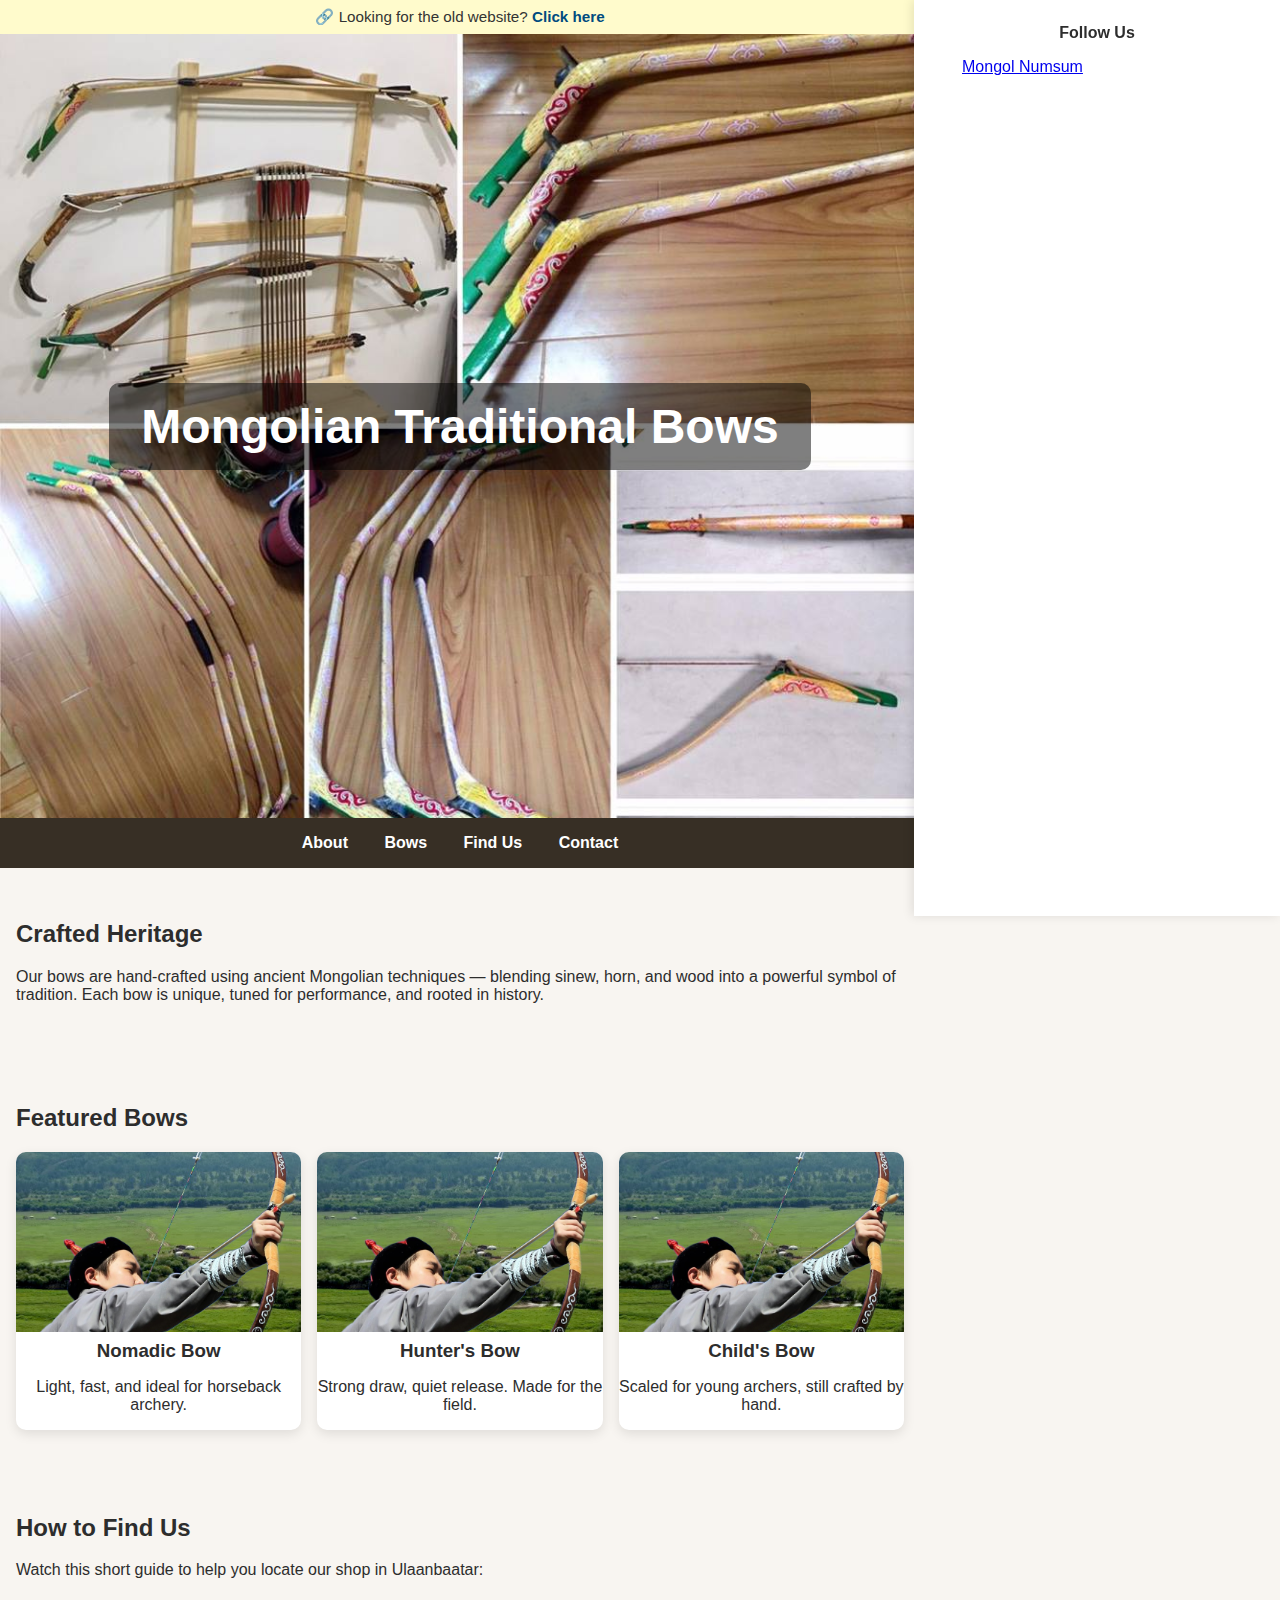
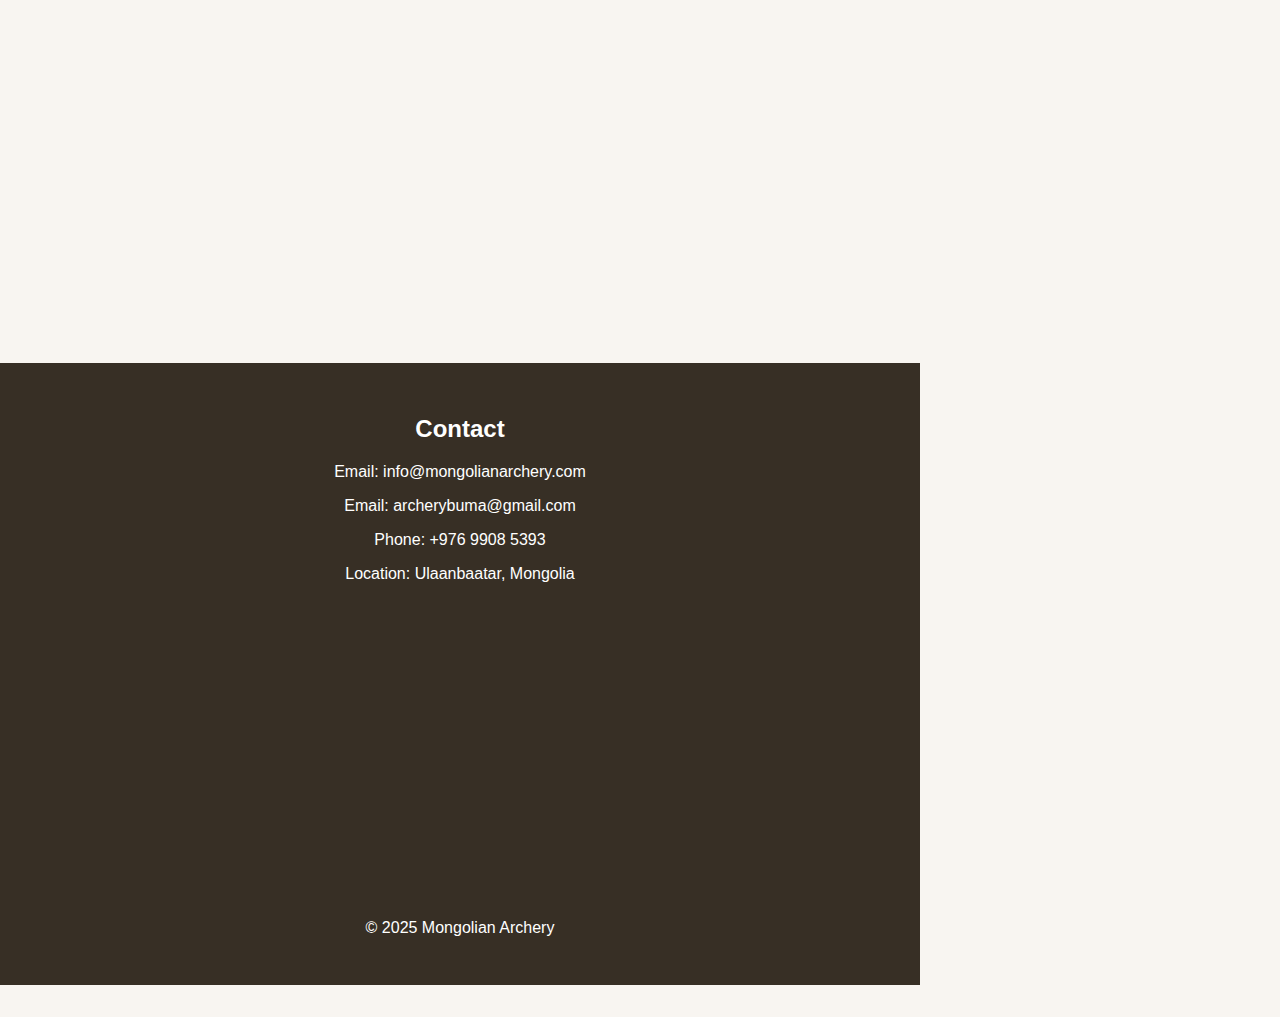
<file: index.htm>
<!DOCTYPE html>
<html lang="en">
<head>
  <meta charset="UTF-8" />
  <meta name="viewport" content="width=device-width, initial-scale=1.0" />
  <title>Mongolian Traditional Archery</title>
  <style>
    body {
      margin: 0;
      font-family: 'Segoe UI', sans-serif;
      background: #f8f5f1;
      color: #2d2d2d;
    }

    /* Facebook sidebar */
    .facebook-sidebar {
      position: fixed;
      right: 0;
      top: 0;
      width: 350px;
      height: 100vh;
      background: white;
      box-shadow: -2px 0 10px rgba(0, 0, 0, 0.1);
      padding: 0.5rem;
      overflow-y: auto;
      z-index: 1000;
    }
    .facebook-sidebar h3 {
      text-align: center;
      font-size: 1rem;
      margin-bottom: 0.5rem;
    }

    /* Main content */
    .main-content {
      margin-right: 360px;
      padding-bottom: 2rem;
    }

    .old-site-banner {
      background: #fffbcc;
      color: #333;
      text-align: center;
      padding: 0.5rem;
      font-size: 0.95rem;
    }
    .old-site-banner a {
      color: #004b7f;
      font-weight: bold;
      text-decoration: none;
    }
    .old-site-banner a:hover {
      text-decoration: underline;
    }

    header {
      background: url('hero-bow.jpg') center/cover no-repeat;
      height: 80vh;
      display: flex;
      align-items: center;
      justify-content: center;
      color: white;
      text-align: center;
      padding: 2rem;
    }
    header h1 {
      font-size: 3rem;
      background: rgba(0,0,0,0.5);
      padding: 1rem 2rem;
      border-radius: 10px;
      margin: 0;
    }

    nav {
      background: #372f25;
      padding: 1rem;
      text-align: center;
    }
    nav a {
      color: white;
      margin: 0 1rem;
      text-decoration: none;
      font-weight: bold;
    }
    nav a:hover {
      text-decoration: underline;
    }

    .section {
      max-width: 1000px;
      margin: auto;
      padding: 2rem 1rem;
    }

    .featured-bows {
      display: grid;
      grid-template-columns: repeat(auto-fit, minmax(250px, 1fr));
      gap: 1rem;
    }
    .bow-card {
      background: white;
      border-radius: 10px;
      box-shadow: 0 4px 12px rgba(0,0,0,0.1);
      overflow: hidden;
      text-align: center;
      transition: transform 0.3s ease;
    }
    .bow-card:hover {
      transform: translateY(-5px);
    }
    .bow-card img {
      width: 100%;
      height: 180px;
      object-fit: cover;
      display: block;
    }
    .bow-card h3 {
      margin: 0.5rem 0;
    }

    footer {
      background: #372f25;
      color: white;
      text-align: center;
      padding: 2rem 1rem;
      margin-top: 2rem;
    }
    footer a {
      color: white;
      text-decoration: none;
    }
    footer a:hover {
      text-decoration: underline;
    }

    @media screen and (max-width: 800px) {
      .facebook-sidebar { display: none; }
      .main-content { margin-right: 0; }
    }
  </style>
</head>
<body>

  <!-- Facebook SDK -->
  <div id="fb-root"></div>
  <script async defer crossorigin="anonymous"
    src="https://connect.facebook.net/en_US/sdk.js#xfbml=1&version=v17.0" nonce="abc123"></script>

  <!-- Facebook Sidebar -->
  <div class="facebook-sidebar">
    <h3>Follow Us</h3>
    <div class="fb-page"
         data-href="https://www.facebook.com/mongolnumsum"
         data-tabs="timeline"
         data-width="320"
         data-height=""
         data-small-header="false"
         data-adapt-container-width="true"
         data-hide-cover="false"
         data-show-facepile="true">
      <blockquote cite="https://www.facebook.com/mongolnumsum" class="fb-xfbml-parse-ignore">
        <a href="https://www.facebook.com/mongolnumsum">Mongol Numsum</a>
      </blockquote>
    </div>
  </div>

  <!-- Main Content -->
  <div class="main-content">
    <div class="old-site-banner">
      🔗 Looking for the old website? <a href="https://mongolianarchery.mn" target="_blank">Click here</a>
    </div>

    <header>
      <h1>Mongolian Traditional Bows</h1>
    </header>

    <nav>
      <a href="#about">About</a>
      <a href="#featured">Bows</a>
      <a href="#find-us">Find Us</a>
      <a href="#contact">Contact</a>
    </nav>

    <div class="section" id="about">
      <h2>Crafted Heritage</h2>
      <p>Our bows are hand-crafted using ancient Mongolian techniques — blending sinew, horn, and wood into a powerful symbol of tradition. Each bow is unique, tuned for performance, and rooted in history.</p>
    </div>

    <div class="section" id="featured">
      <h2>Featured Bows</h2>
      <div class="featured-bows">
        <div class="bow-card">
          <img src="bow1.png" alt="Nomadic Bow" />
          <h3>Nomadic Bow</h3>
          <p>Light, fast, and ideal for horseback archery.</p>
        </div>
        <div class="bow-card">
          <img src="bow2.png" alt="Hunting Bow" />
          <h3>Hunter's Bow</h3>
          <p>Strong draw, quiet release. Made for the field.</p>
        </div>
        <div class="bow-card">
          <img src="bow3.png" alt="Child's Training Bow" />
          <h3>Child's Bow</h3>
          <p>Scaled for young archers, still crafted by hand.</p>
        </div>
      </div>
    </div>

    <div class="section" id="find-us">
      <h2>How to Find Us</h2>
      <p>Watch this short guide to help you locate our shop in Ulaanbaatar:</p>
<div style="margin-top:1rem;">
  <iframe
    src="https://www.google.com/maps/embed?pb=!1m8!1m3!1d11916.678283061065!2d106.9119444!3d47.9236111!3m2!1i1024!2i768!4f13.1!3m3!1m2!1s0x5d9693dba79a983f%3A0x123456789abcdef!2sWW5M%2BC9%20Ulaanbaatar%2C%20Mongolia!5e0!3m2!1sen!2smn!4v1718810000000!5m2!1sen!2smn"
    width="100%"
    height="300"
    style="border:0; border-radius:10px;"
    allowfullscreen=""
    loading="lazy"
    referrerpolicy="no-referrer-when-downgrade">
  </iframe>
</div>
    </div>

    <footer id="contact">
      <h2>Contact</h2>
      <p>Email: <a href="mailto:info@mongolianarchery.com">info@mongolianarchery.com</a></p>
      <p>Email: <a href="mailto:archerybuma@gmail.com">archerybuma@gmail.com</a></p>
      <p>Phone: <a href="tel:+97699085393">+976 9908 5393</a></p>
      <p>Location: Ulaanbaatar, Mongolia</p>

      <div style="margin-top:1rem;">
        <iframe
          src="https://www.google.com/maps/embed?pb=!1m18!1m12!1m3!1d37646.49180392677!2d106.8909481!3d47.9214941!2m3!1f0!2f0!3f0!3m2!1i1024!2i768!4f13.1!3m3!1m2!1s0x5d9693dba79a983f%3A0xf1b31240bc3ed07a!2sMongolian%20Archery!5e0!3m2!1sen!2smn!4v1718799320000!5m2!1sen!2smn"
          width="100%" height="300" style="border:0; border-radius:10px;"
          allowfullscreen="" loading="lazy"
          referrerpolicy="no-referrer-when-downgrade">
        </iframe>
      </div>

      <p style="margin-top:1rem;">&copy; 2025 Mongolian Archery</p>
    </footer>
  </div>
</body>
</html>
</file>
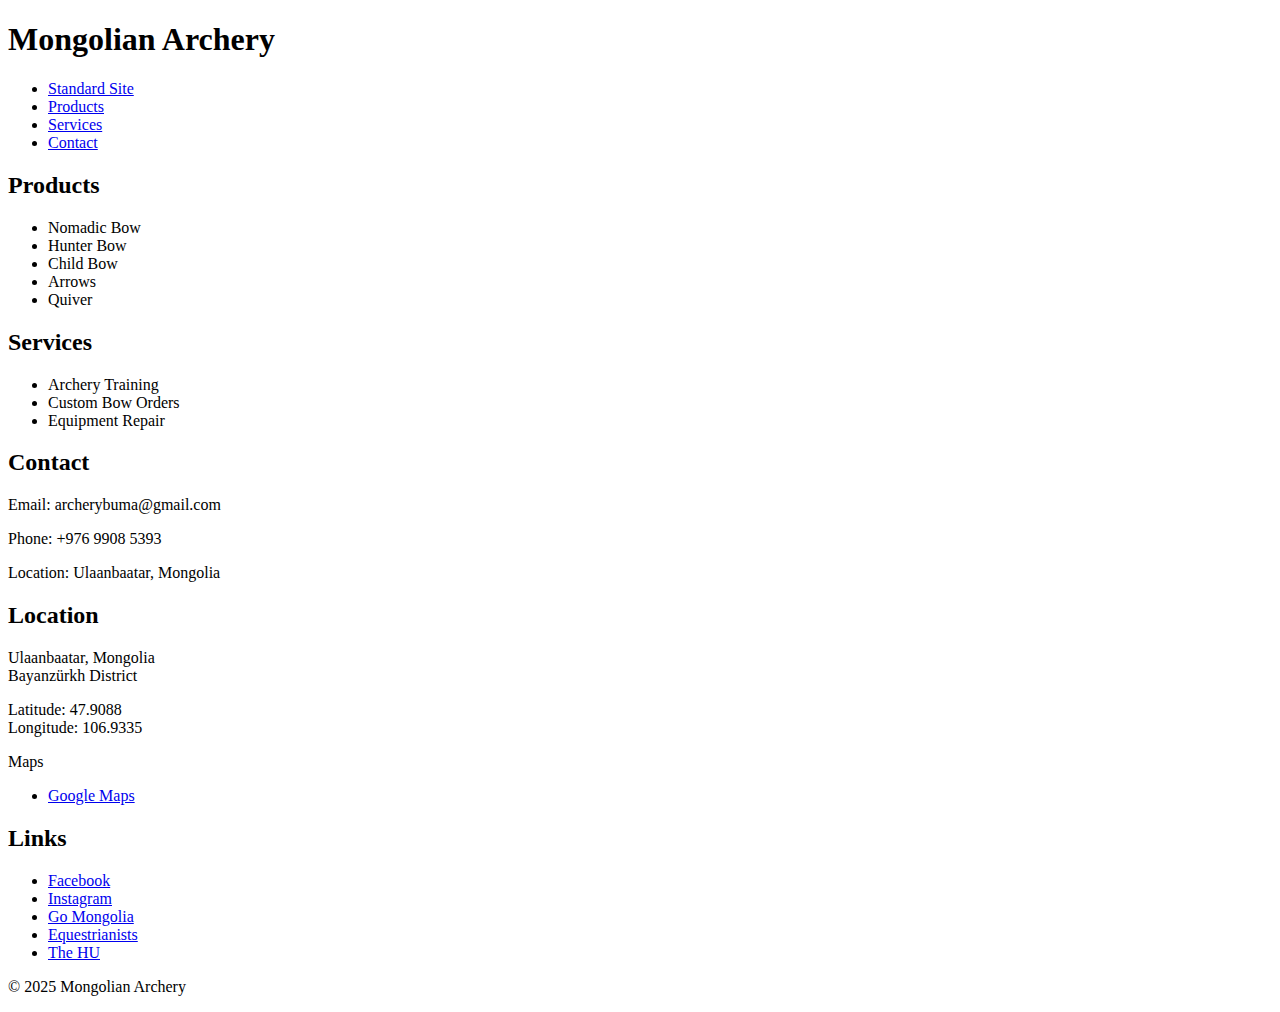
<file: lite/index.html>
<!DOCTYPE html>
<html lang="en">
<head>
  <meta charset="UTF-8">
  <meta name="viewport" content="width=device-width, initial-scale=1">
  <title>Mongolian Archery</title>
</head>
<body>

  <header>
    <h1>Mongolian Archery</h1>
  </header>

  <nav>
    <ul>
      <li><a href="/index.html">Standard Site</a></li>
      <li><a href="#products">Products</a></li>
      <li><a href="#services">Services</a></li>
      <li><a href="#contact">Contact</a></li>
    </ul>
  </nav>

  <main>

    <section id="products">
      <h2>Products</h2>
      <ul>
        <li>Nomadic Bow</li>
        <li>Hunter Bow</li>
        <li>Child Bow</li>
        <li>Arrows</li>
        <li>Quiver</li>
      </ul>
    </section>

    <section id="services">
      <h2>Services</h2>
      <ul>
        <li>Archery Training</li>
        <li>Custom Bow Orders</li>
        <li>Equipment Repair</li>
      </ul>
    </section>

    <section id="contact">
      <h2>Contact</h2>
      <p>Email: archerybuma@gmail.com</p>
      <p>Phone: +976 9908 5393</p>
      <p>Location: Ulaanbaatar, Mongolia</p>
    </section>

<section id="location">
  <h2>Location</h2>

  <p>
    Ulaanbaatar, Mongolia<br>
    Bayanzürkh District
  </p>

  <p>
    Latitude: 47.9088<br>
    Longitude: 106.9335
  </p>

  <p>Maps</p>
  <ul>
    <li>
      <a href="https://maps.app.goo.gl/dnWTDerR3A95AJ9G6">
        Google Maps
      </a>
    </li>
  </ul>
</section>


    <section id="links">
      <h2>Links</h2>
      <ul>
        <li><a href="https://www.facebook.com/numsumshop/">Facebook</a></li>
        <li><a href="https://www.instagram.com/num_sum_hudaldaa/">Instagram</a></li>
        <li><a href="https://www.gomongolia.gov.mn/">Go Mongolia</a></li>
        <li><a href="https://equestrianists.com/">Equestrianists</a></li>
        <li><a href="https://www.thehuofficial.com/">The HU</a></li>
      </ul>
    </section>

  </main>

  <footer>
    <p>© 2025 Mongolian Archery</p>
  </footer>

</body>
</html>
</file>
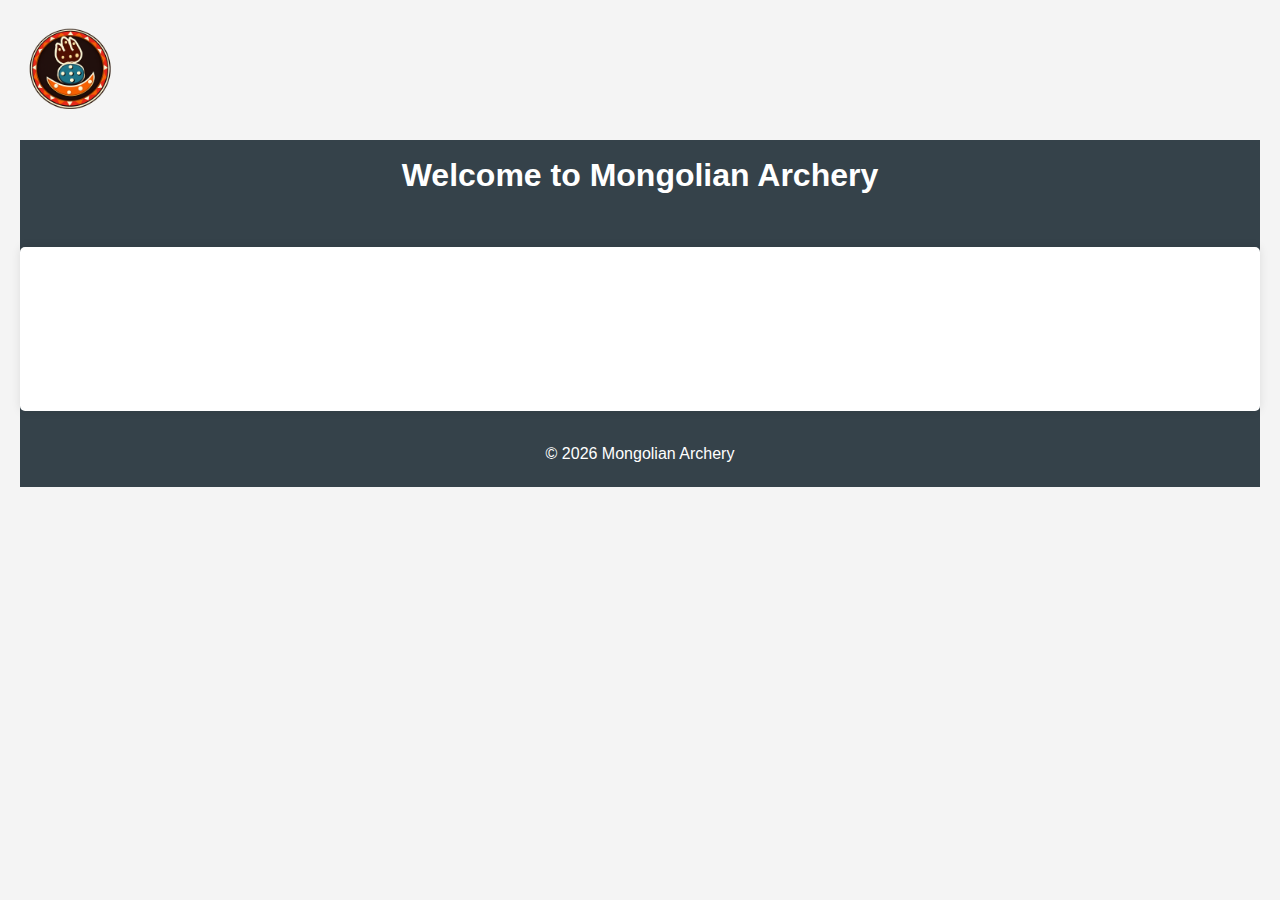
<file: Test_version/index.html>
<!DOCTYPE html>
<html lang="en">
<head>
    <meta charset="UTF-8">
    <meta name="viewport" content="width=device-width, initial-scale=1.0">
    <link rel="stylesheet" href="CSS/style.css">
    <title>Mongolian Archery</title>
</head>
<body>
  <img src="pictures/logo.png" alt="Mongolian Archery Logo" class="logo" style="width: 100px; height: auto;">
    <header>
        <h1>Welcome to Mongolian Archery</h1>
    <nav>
      <ul>
        <li><a href="#home">Home</a></li>
        <li><a href="#about">About</a></li>
        <li><a href="#contact">Contact</a></li>
      </ul>
    </nav>
    <main>
        <section>
            <h2>About Mongolian Archery</h2>
            <p>Mongolian archery is a traditional sport with a long history rooted in nomadic life, hunting, and warfare. It forms one of the Three Manly Skills of Mongolia and remains practiced today through craftsmanship, training, and national festivals such as Naadam.</p>
        </section>
    </main>
<footer>
  <p>© <span id="year"></span> Mongolian Archery</p>
</footer>
<script>
    document.getElementById("year").textContent = new Date().getFullYear();
</script>
<script src="JS/script.js"></script>

</body>
</html>
</file>
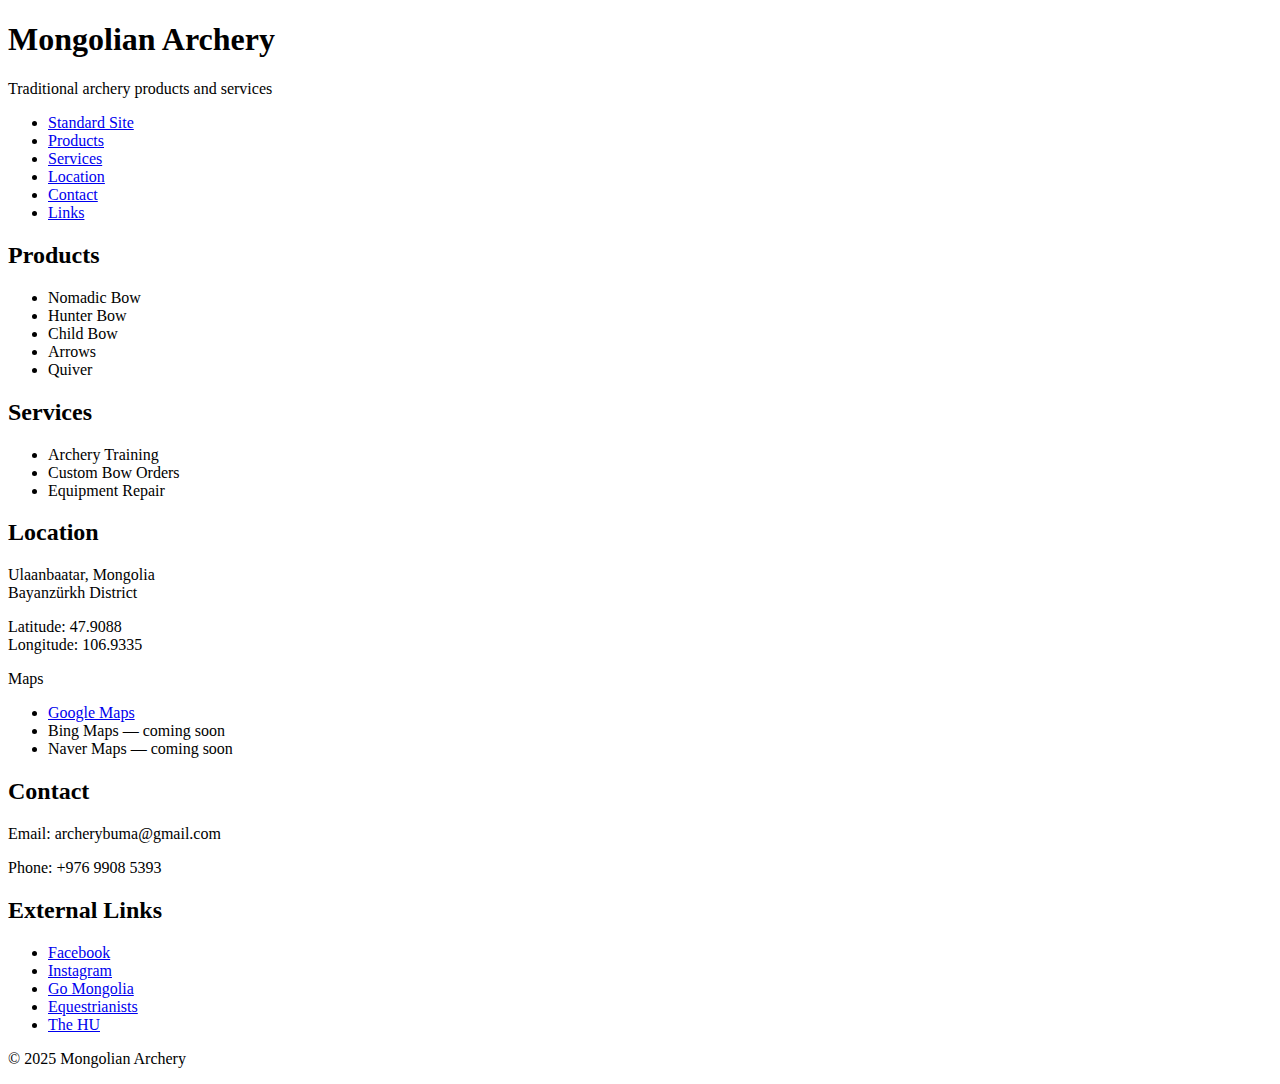
<file: lite.html>
<!DOCTYPE html>
<html lang="en">
<head>
  <meta charset="UTF-8">
  <meta name="viewport" content="width=device-width, initial-scale=1">
  <title>Mongolian Archery</title>
</head>
<body>

  <header>
    <h1>Mongolian Archery</h1>
    <p>Traditional archery products and services</p>
  </header>

  <nav>
    <ul>
      <li><a href="/index.html">Standard Site</a></li>
      <li><a href="#products">Products</a></li>
      <li><a href="#services">Services</a></li>
      <li><a href="#location">Location</a></li>
      <li><a href="#contact">Contact</a></li>
      <li><a href="#links">Links</a></li>
    </ul>
  </nav>

  <main>

    <section id="products">
      <h2>Products</h2>
      <ul>
        <li>Nomadic Bow</li>
        <li>Hunter Bow</li>
        <li>Child Bow</li>
        <li>Arrows</li>
        <li>Quiver</li>
      </ul>
    </section>

    <section id="services">
      <h2>Services</h2>
      <ul>
        <li>Archery Training</li>
        <li>Custom Bow Orders</li>
        <li>Equipment Repair</li>
      </ul>
    </section>

    <section id="location">
      <h2>Location</h2>

      <p>
        Ulaanbaatar, Mongolia<br>
        Bayanzürkh District
      </p>

      <p>
        Latitude: 47.9088<br>
        Longitude: 106.9335
      </p>

      <p>Maps</p>
      <ul>
        <li>
          <a href="https://maps.app.goo.gl/dnWTDerR3A95AJ9G6">
            Google Maps
          </a>
        </li>
        <li>Bing Maps — coming soon</li>
        <li>Naver Maps — coming soon</li>
      </ul>
    </section>

    <section id="contact">
      <h2>Contact</h2>
      <p>Email: archerybuma@gmail.com</p>
      <p>Phone: +976 9908 5393</p>
    </section>

    <section id="links">
      <h2>External Links</h2>
      <ul>
        <li><a href="https://www.facebook.com/numsumshop/">Facebook</a></li>
        <li><a href="https://www.instagram.com/num_sum_hudaldaa/">Instagram</a></li>
        <li><a href="https://www.gomongolia.gov.mn/">Go Mongolia</a></li>
        <li><a href="https://equestrianists.com/">Equestrianists</a></li>
        <li><a href="https://www.thehuofficial.com/">The HU</a></li>
      </ul>
    </section>

  </main>

  <footer>
    <p>© 2025 Mongolian Archery</p>
  </footer>

</body>
</html>
</file>
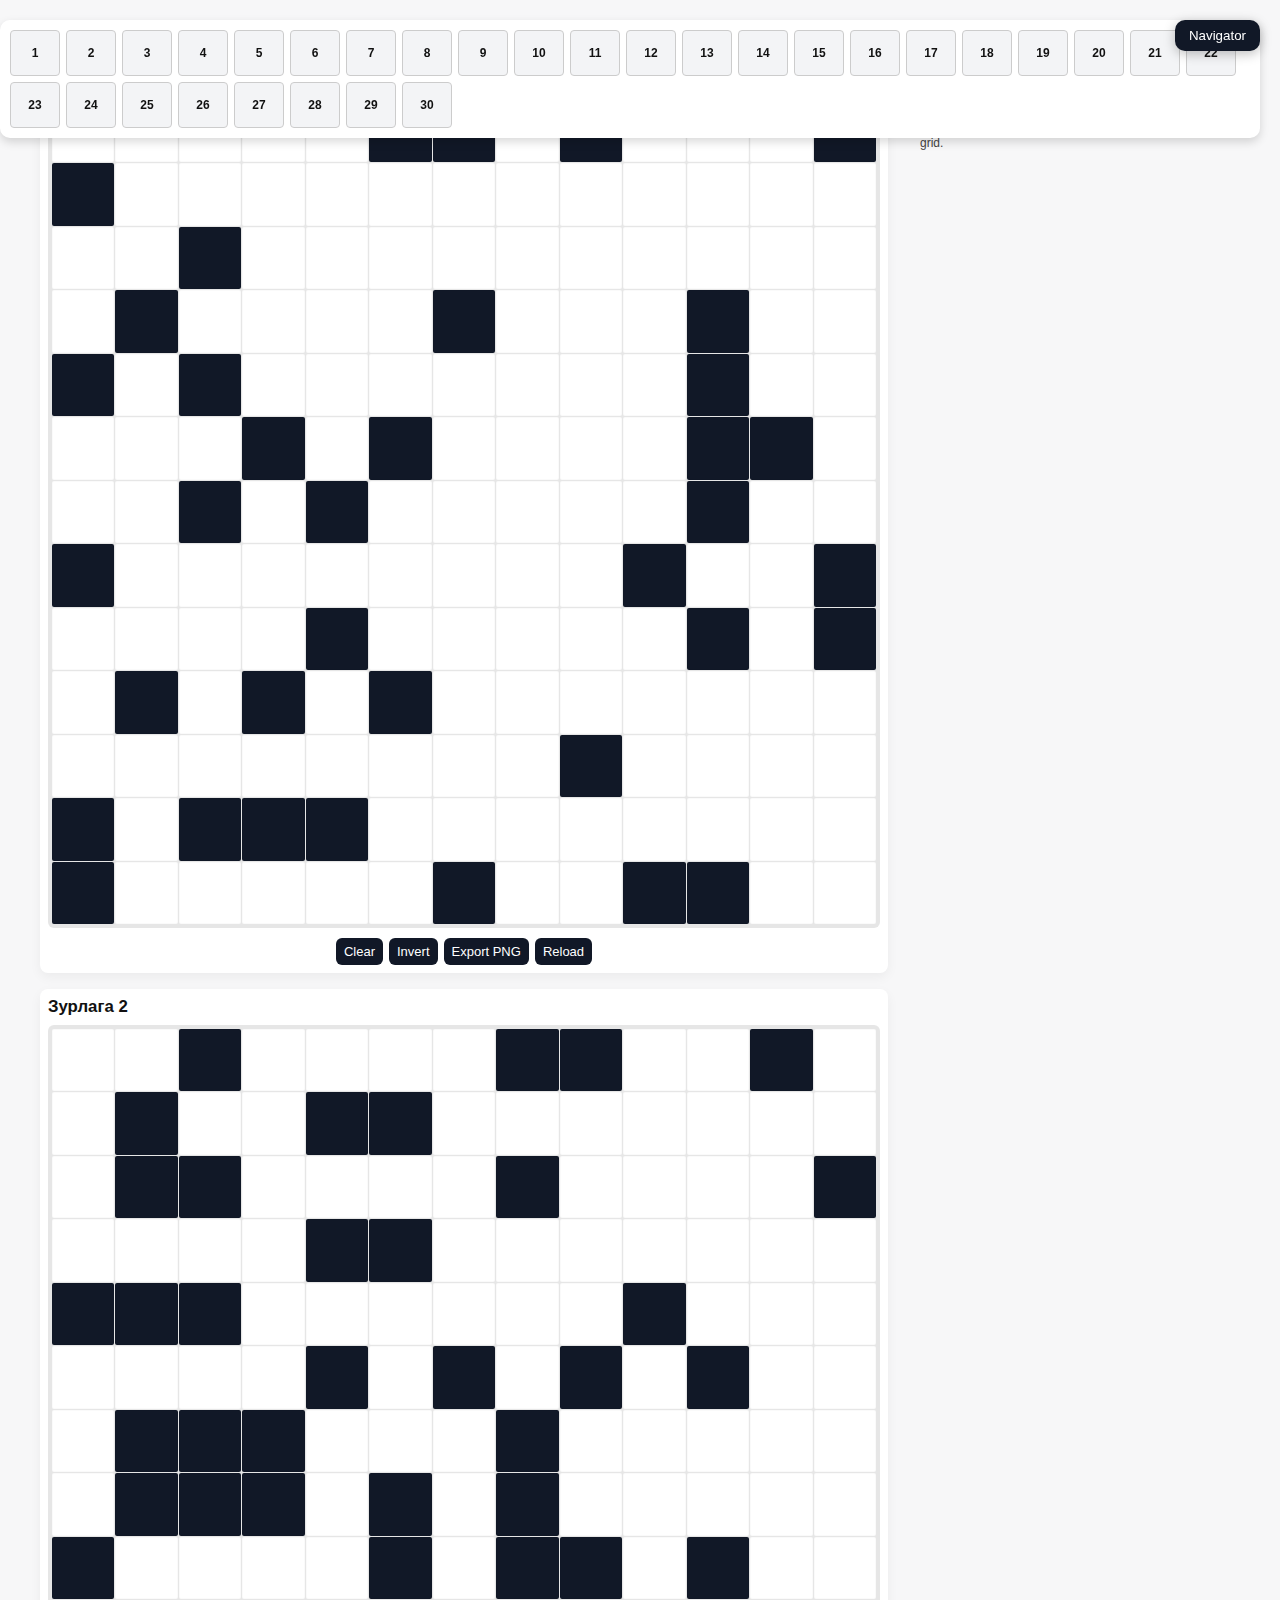
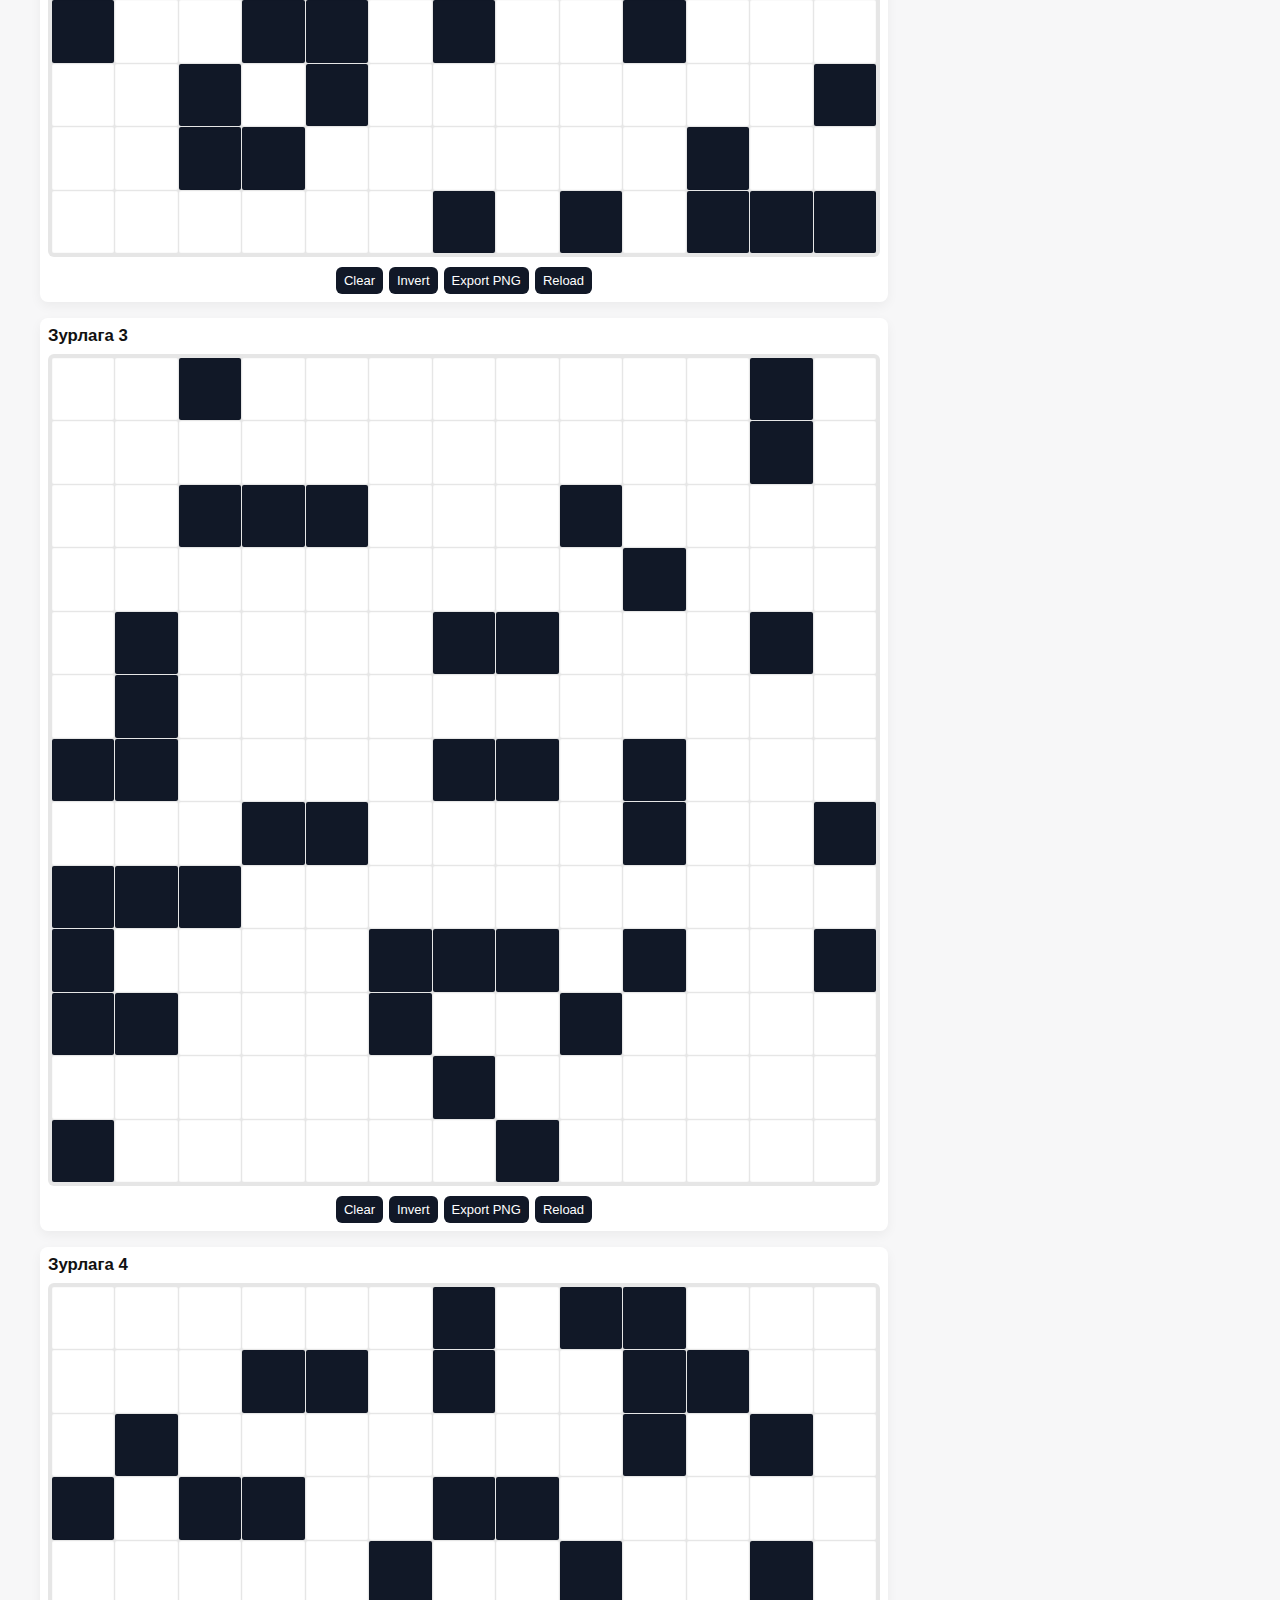
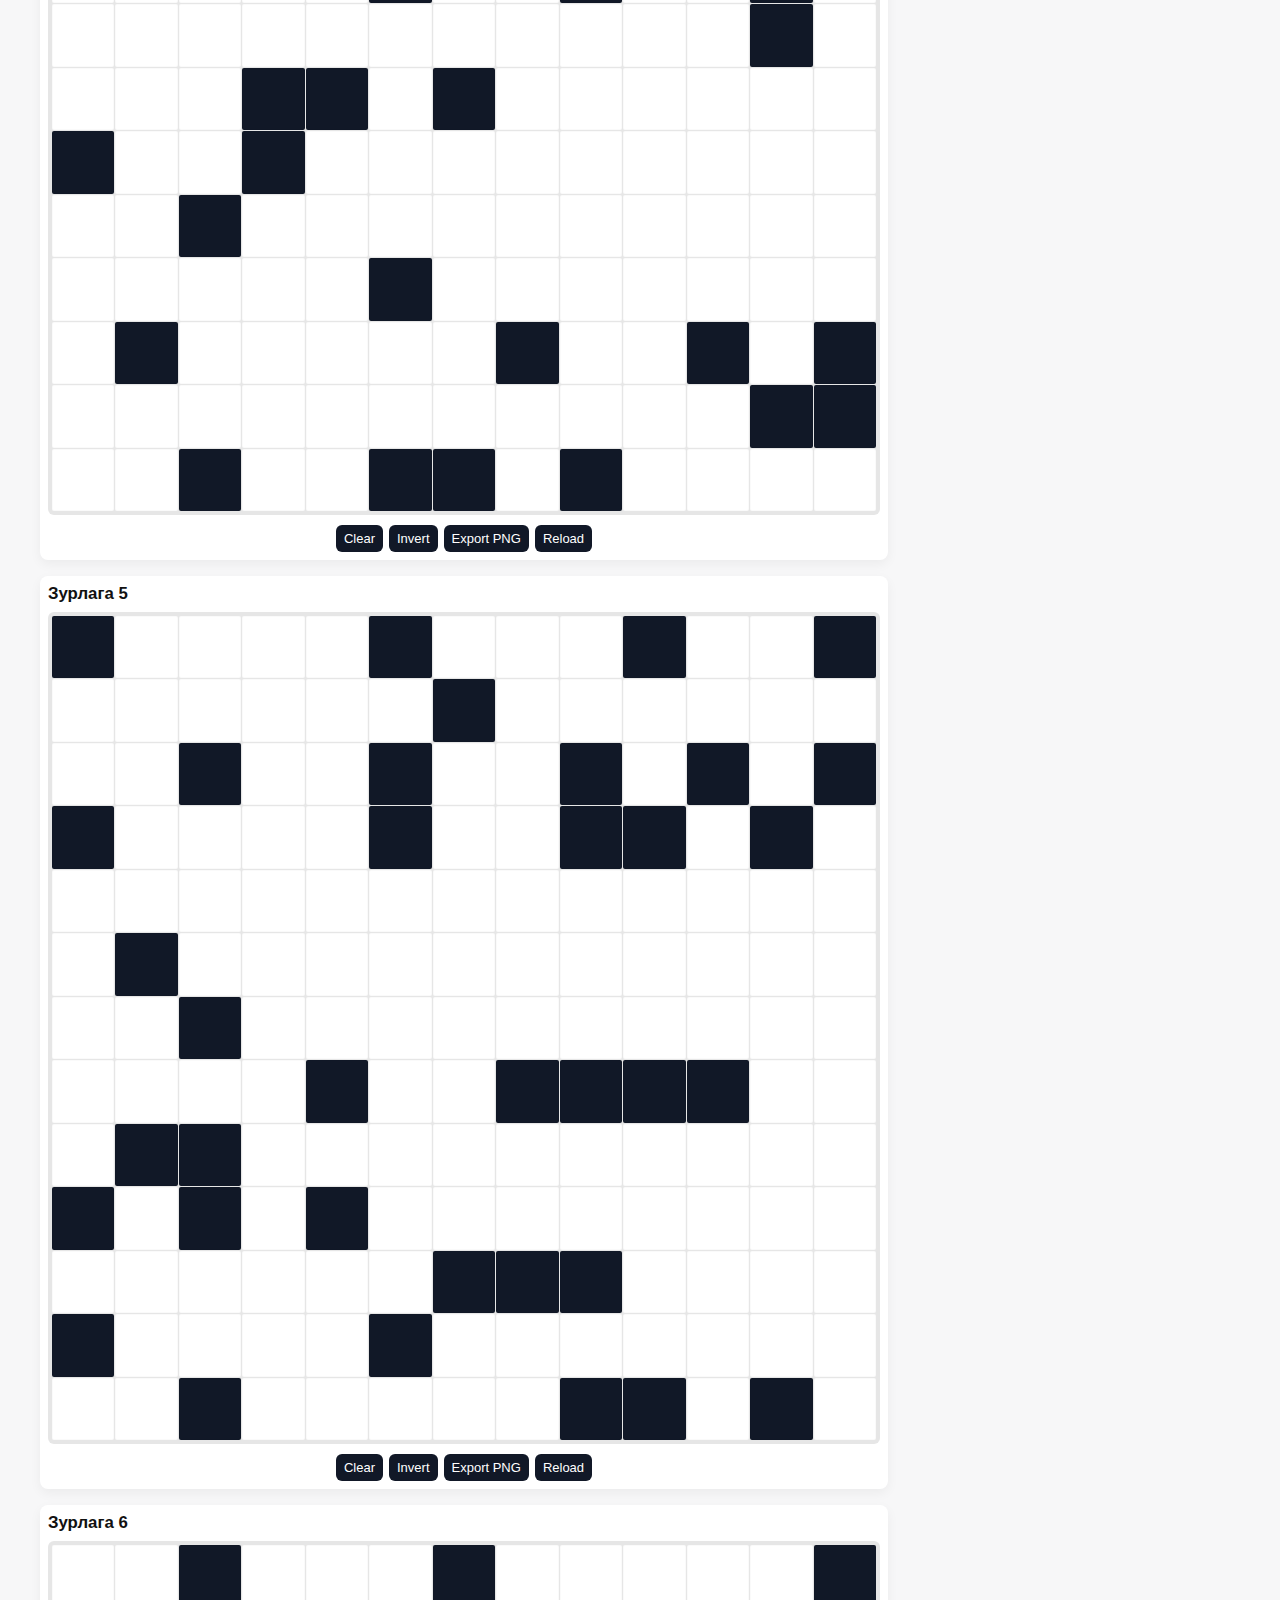
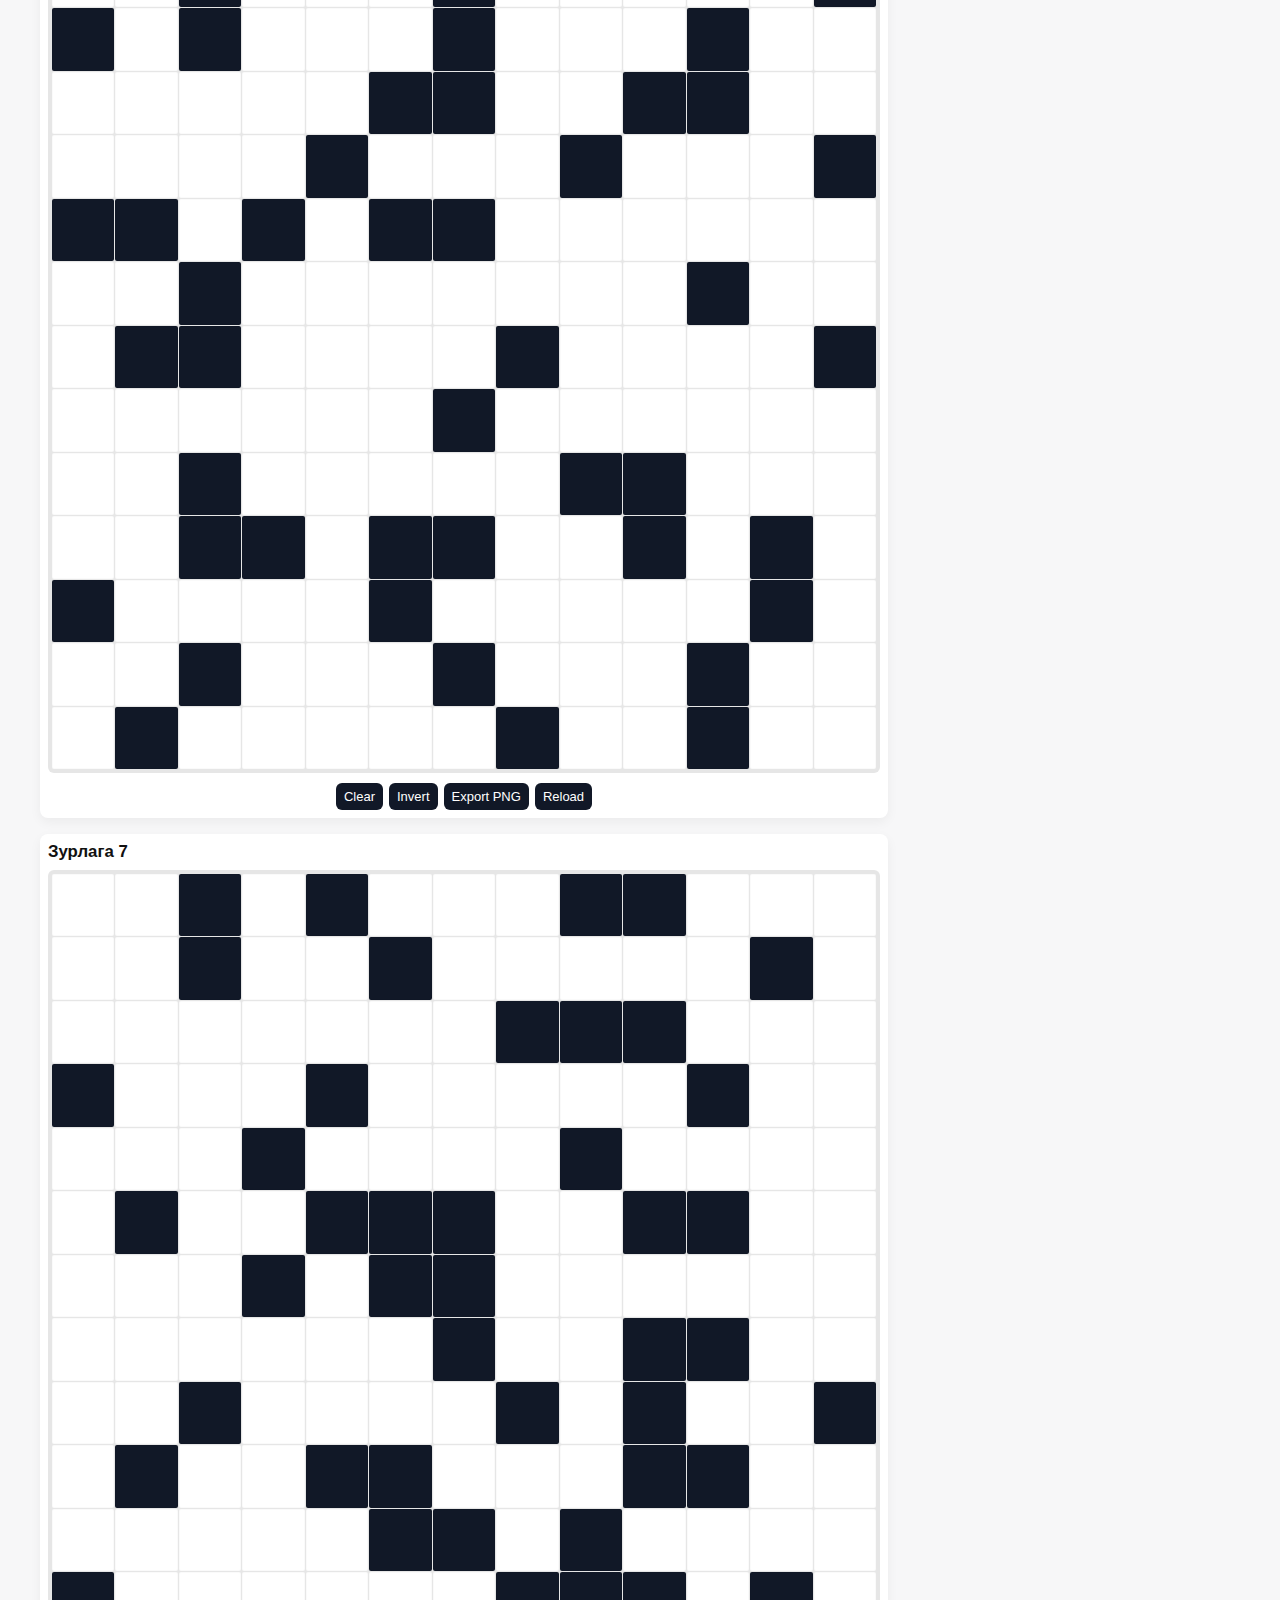
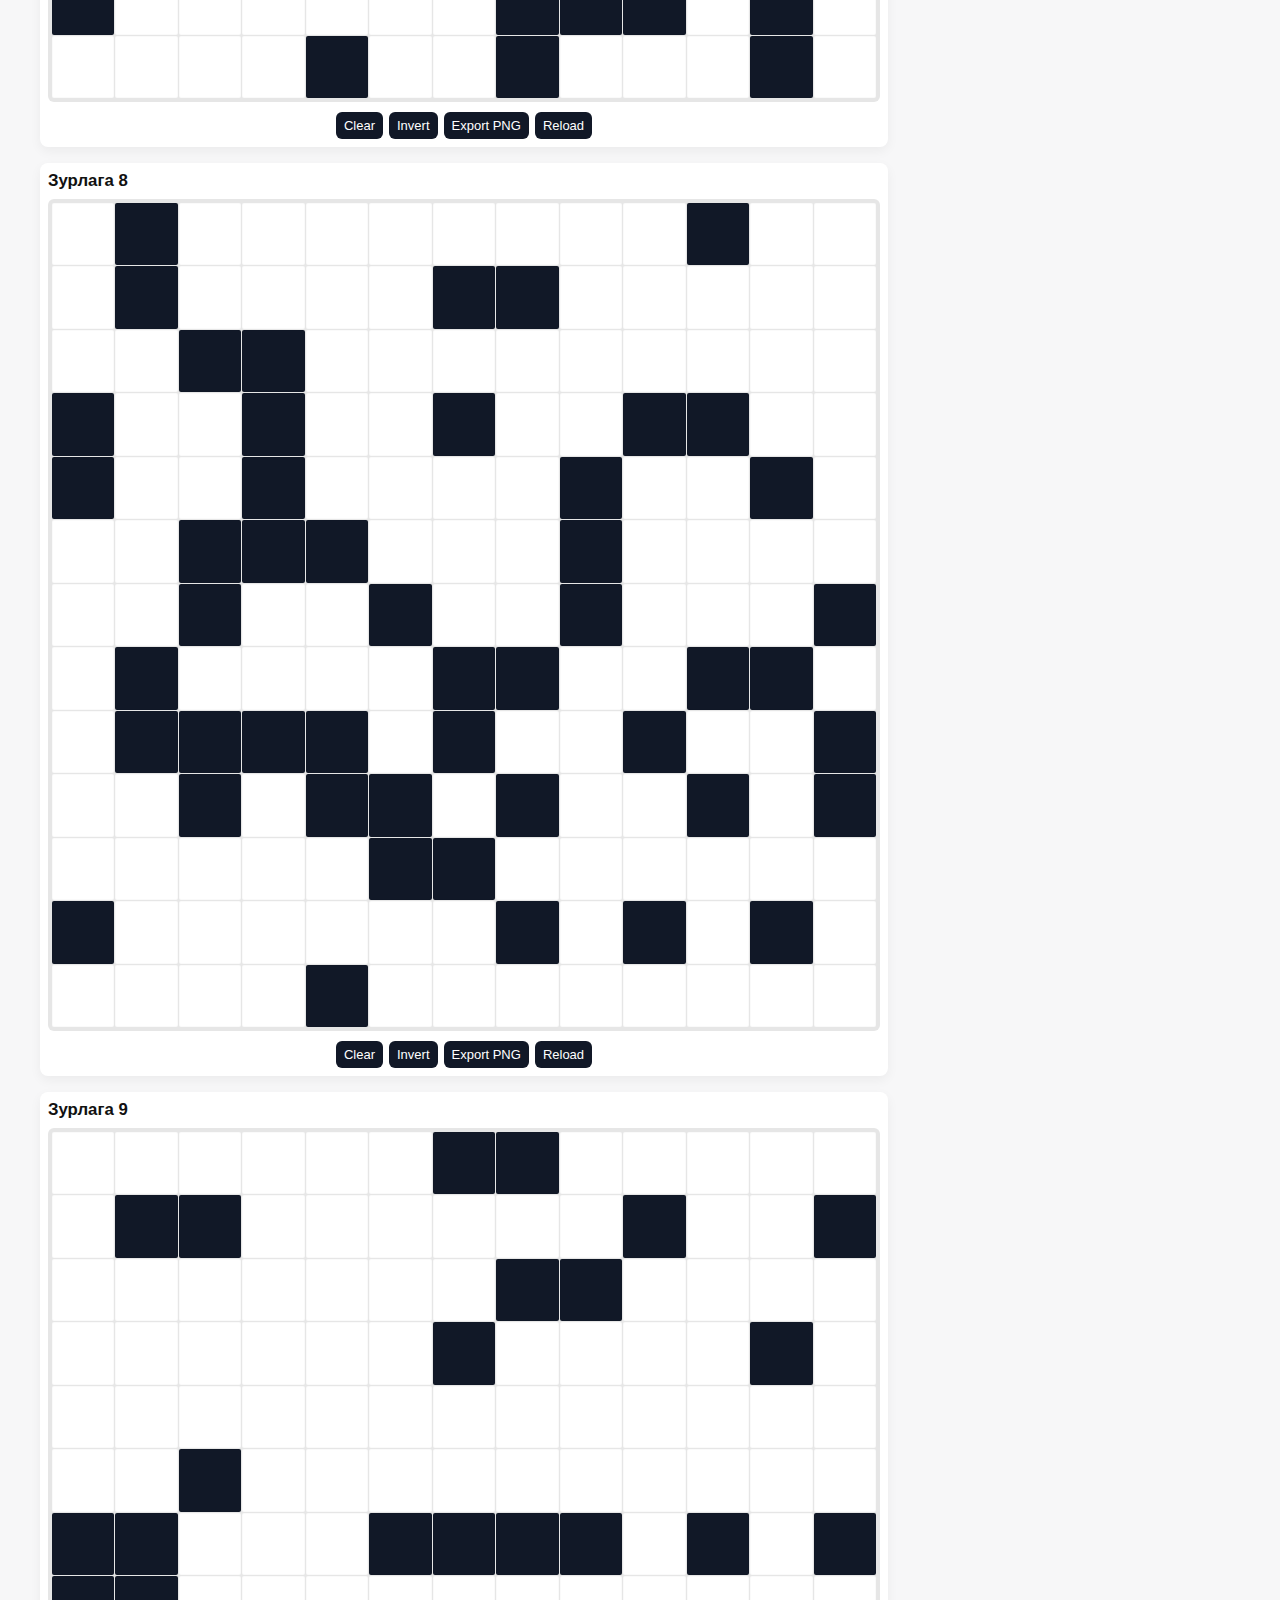
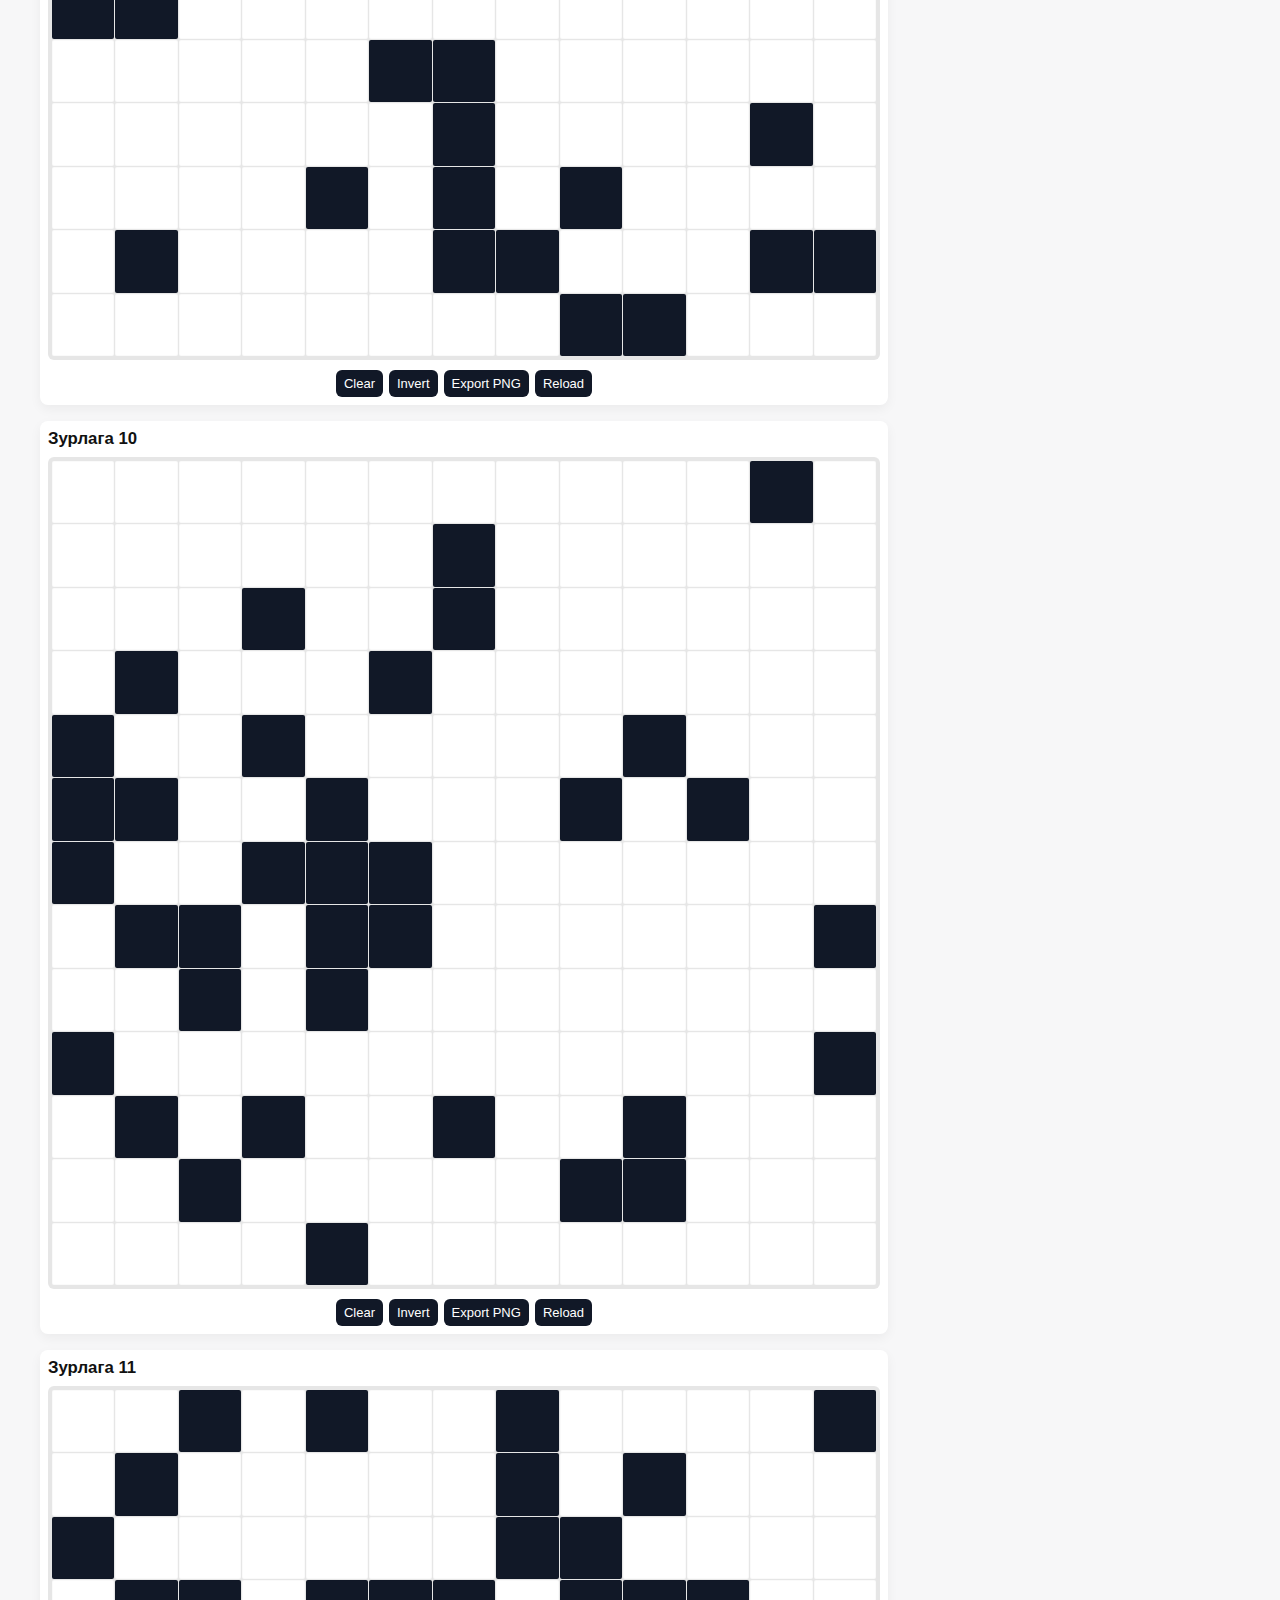
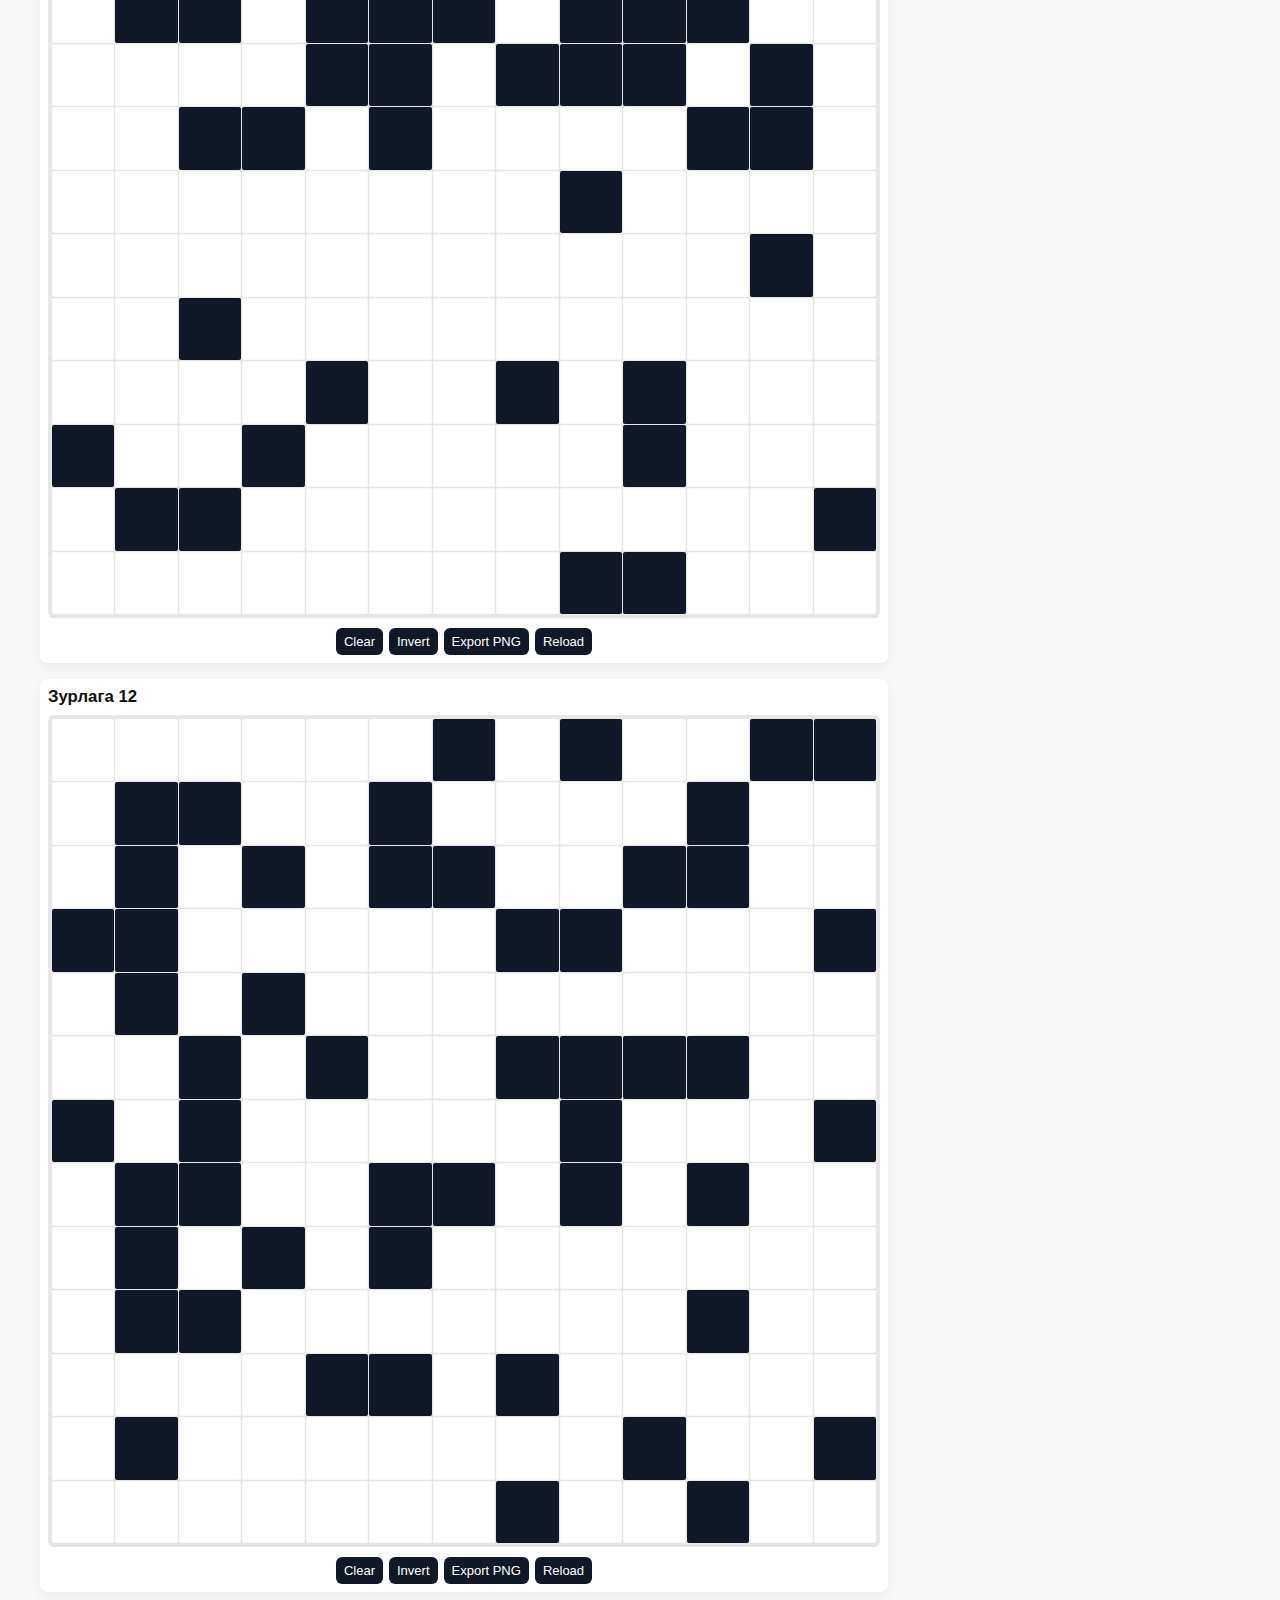
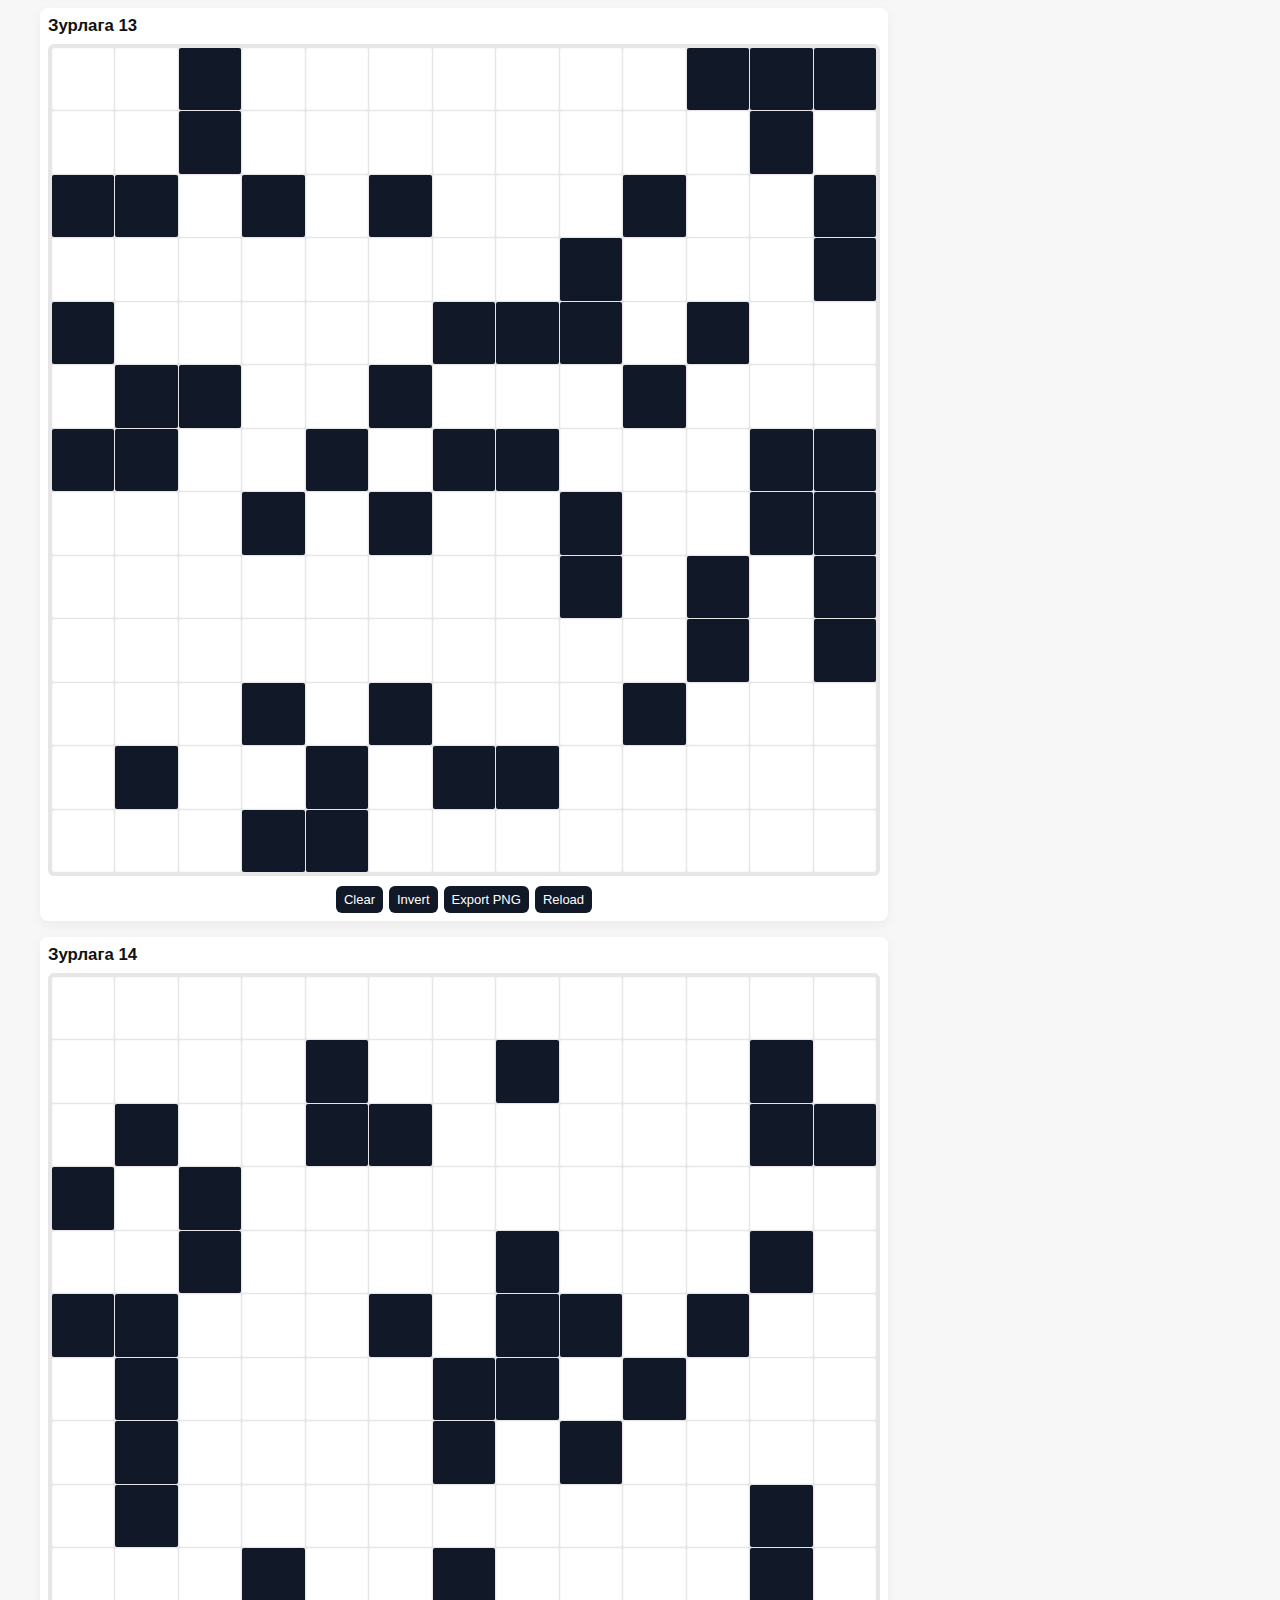
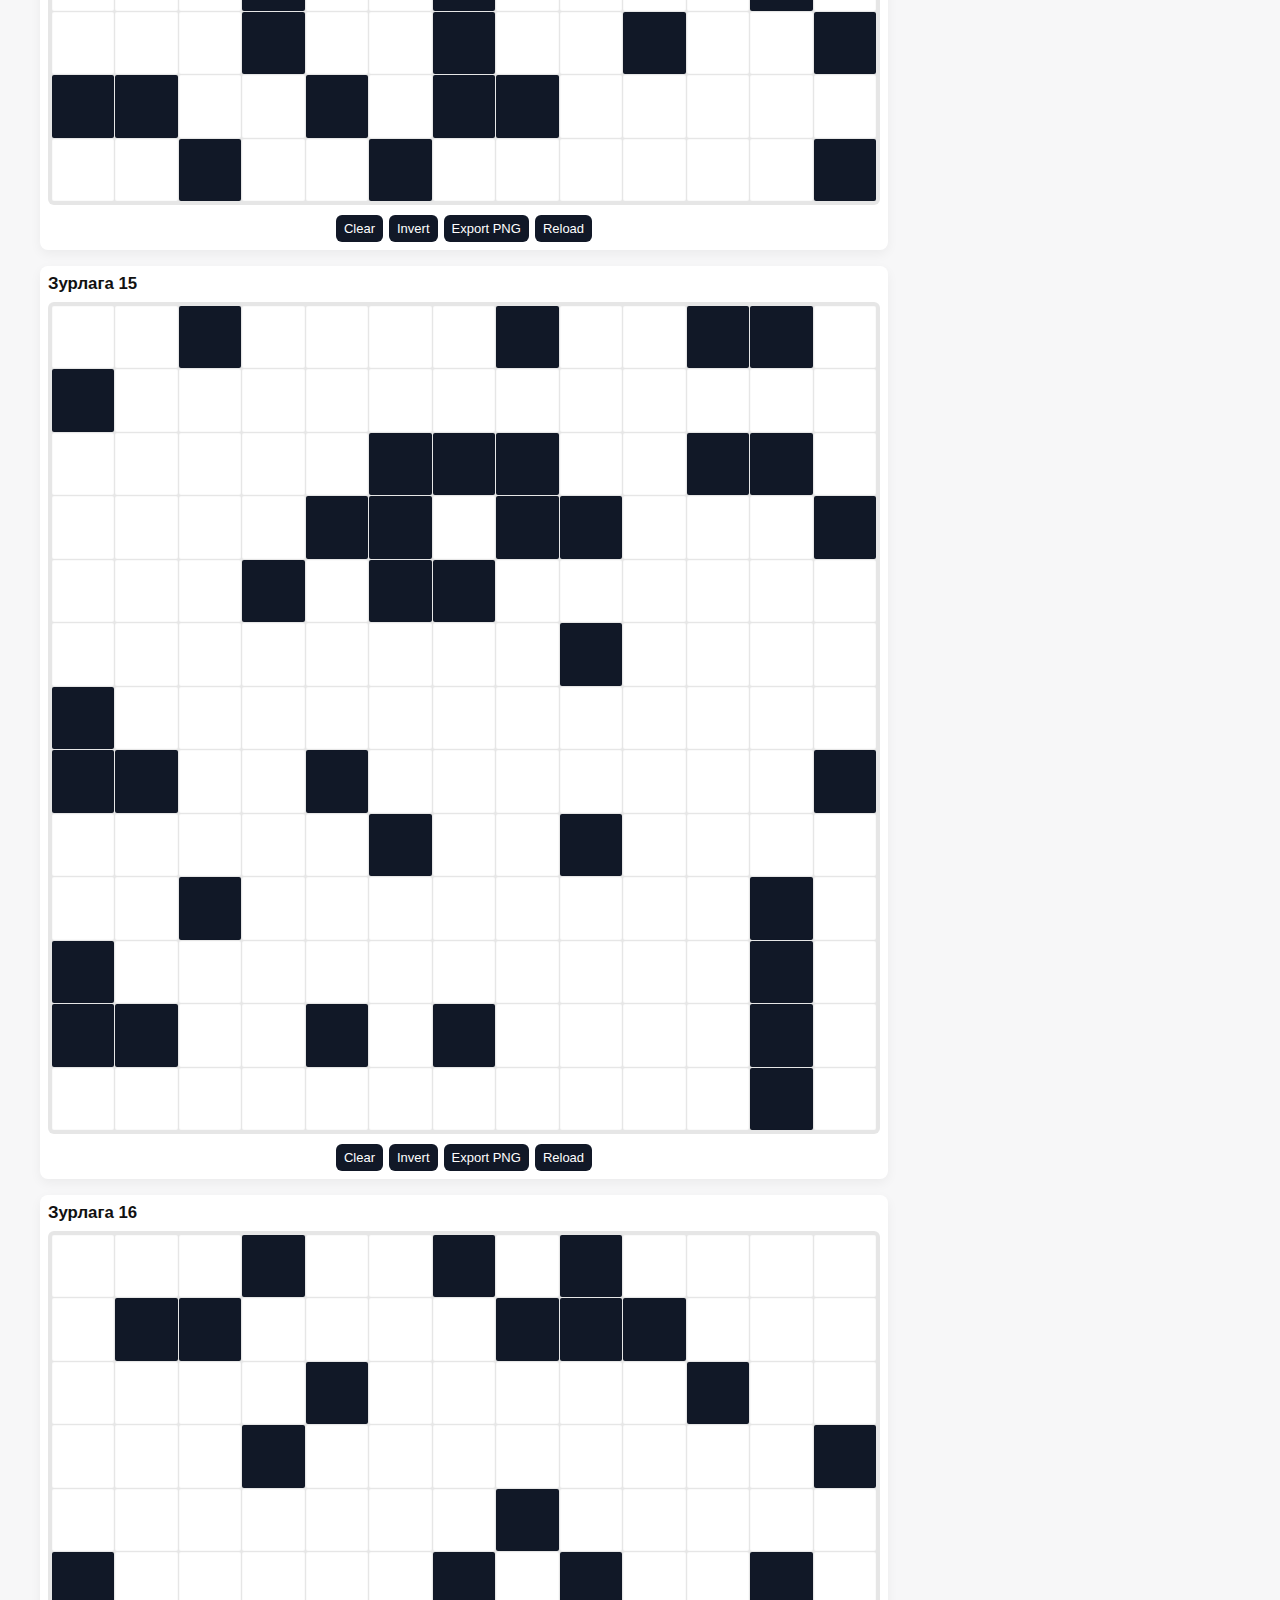
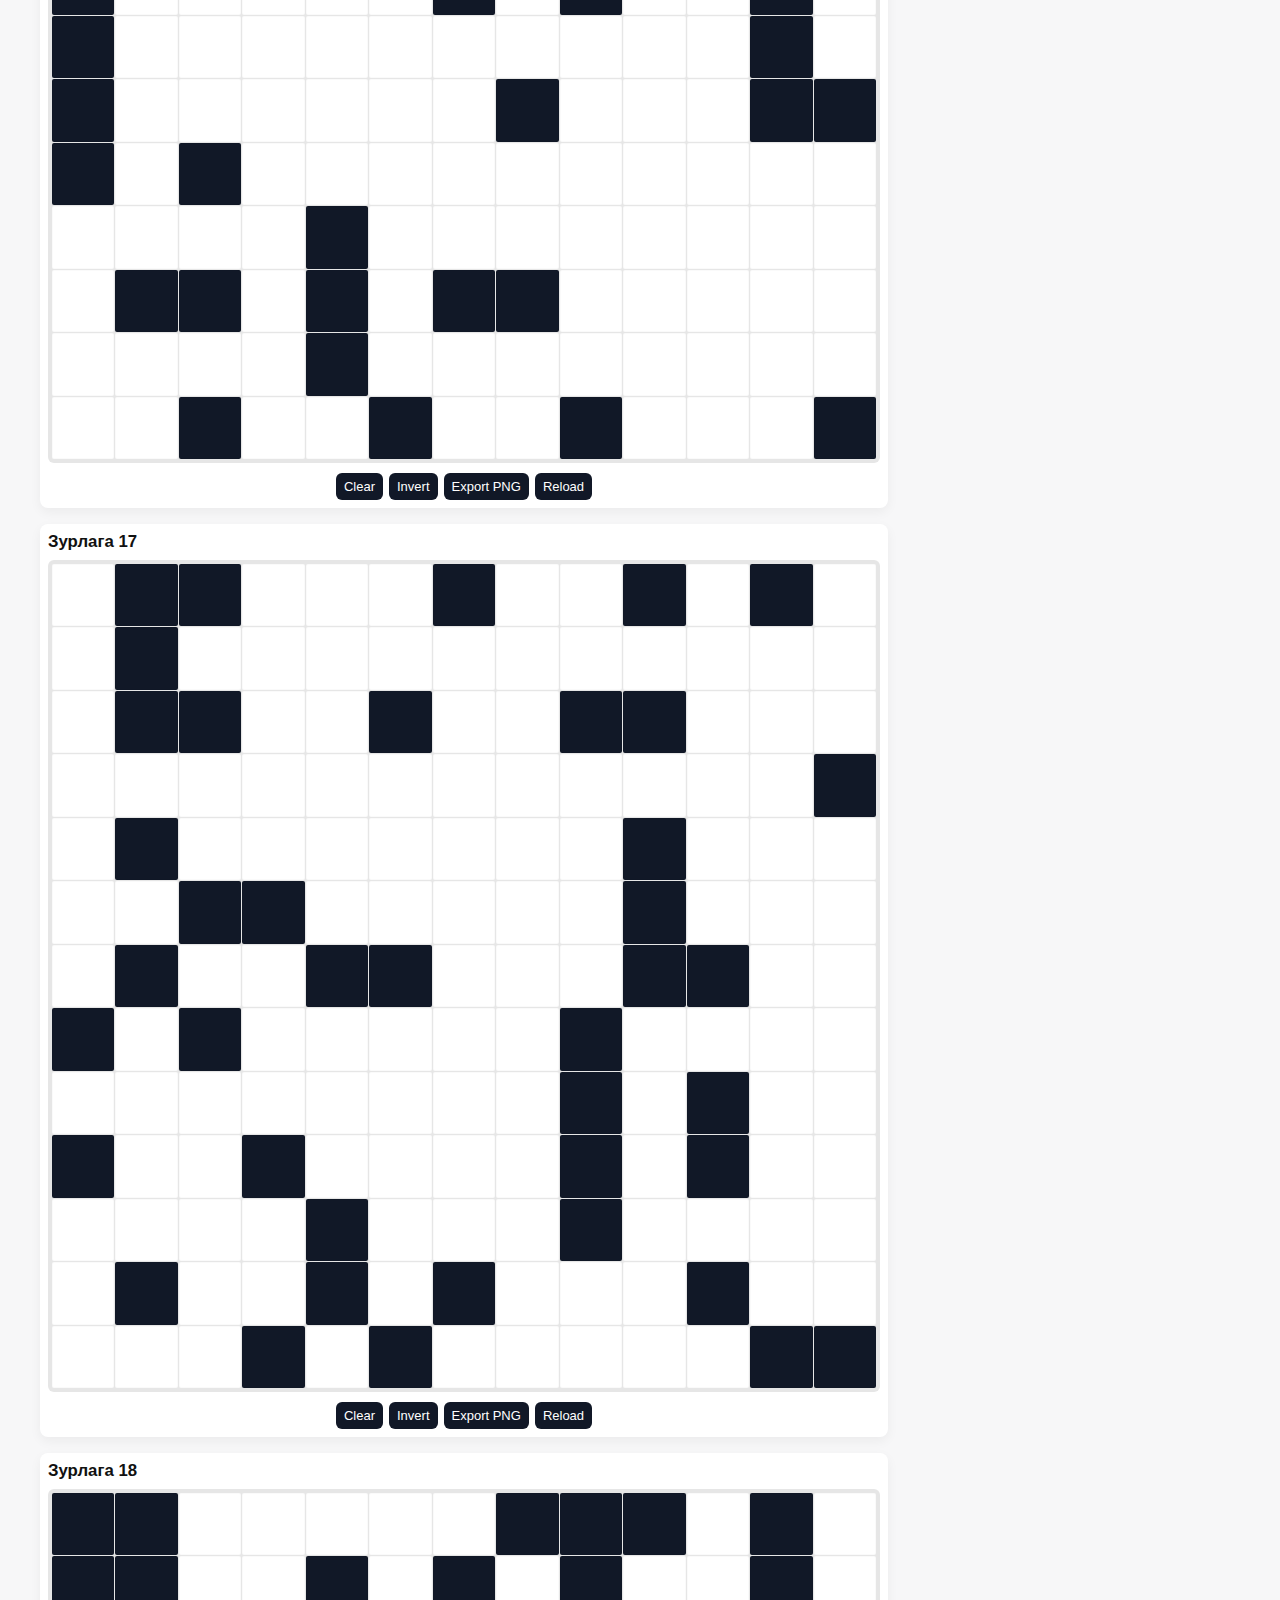
<file: script.html>
<!DOCTYPE html>
<html lang="en">
<head>
  <meta charset="utf-8" />
  <meta name="viewport" content="width=device-width, initial-scale=1" />
  <title>One Page — Multiple Pixel Grids (Fixed)</title>
  <style>
    :root{--gap:12px}
    body{margin:0;font-family:Arial,system-ui,-apple-system,'Segoe UI',Roboto,Helvetica,Arial;color:#111;background:#f7f7f8}
    .hero{max-width:1200px;margin:40px auto;padding:20px;display:flex;gap:32px;align-items:flex-start}
    .grids-wrap{flex:1;display:flex;flex-direction:column;gap:16px}
    .pixel-container{background:#fff;border-radius:8px;padding:8px;box-shadow:0 4px 12px rgba(12,12,13,0.05);display:flex;flex-direction:column;align-items:stretch}
    .pixel-grid{width:100%;aspect-ratio:1/1;display:grid;grid-template-columns:repeat(13,1fr);grid-template-rows:repeat(13,1fr);gap:1px;background:#e6e6e6;padding:4px;border-radius:6px;box-sizing:border-box}
    .pixel{width:100%;height:100%;background:#fff;border-radius:2px;box-shadow:inset 0 0 0 1px rgba(0,0,0,0.02);touch-action:none;user-select:none}
    .pixel.active{background:#111827}
    .controls{display:flex;gap:6px;justify-content:center;margin-top:10px}
    .btn{padding:6px 8px;border-radius:6px;border:none;background:#111827;color:#fff;cursor:pointer;font-size:13px}
    .hero-text{width:320px}
    .hero-text h1{margin:0 0 12px 0;font-size:1.6rem}
    .hero-text p{margin:0;color:#444;line-height:1.4}
    .small{font-size:12px;color:#8b8b8b}
    html{scroll-behavior:smooth;}

    /* Navigator styles: compact numbers reveal on hover */
    #gridNav{position:fixed; top:20px; right:20px; background:rgba(255,255,255,0.95); padding:8px; box-shadow:0 6px 20px rgba(0,0,0,0.12); display:flex; flex-wrap:wrap; gap:6px; z-index:30; border-radius:12px; max-height:220px; transition:all 200ms ease; overflow:hidden}
    #gridNav a{display:inline-flex;align-items:center;justify-content:center;width:36px;height:36px;border-radius:8px;background:#f3f4f6;color:transparent;text-decoration:none;font-weight:600;transition:width 180ms ease, background 180ms ease, color 180ms ease, transform 160ms ease;overflow:hidden}
    #gridNav a:hover{background:#111827;color:#fff;transform:translateY(-2px)}
    /* collapsed state: keep numbers subtle using opacity */
    #gridNav:not(:hover) a{color:transparent;}
    #navigatorToggle{position:fixed; top:18px; right:18px; z-index:40; padding:8px 12px; background:#111827; color:#fff; border:none; border-radius:10px; cursor:pointer; box-shadow:0 3px 12px rgba(0,0,0,0.25);} 
    .grid-header{margin:0 0 8px 0;font-size:1.05rem}
  </style>
</head>
<body>
  <button id="navigatorToggle" style="position:fixed; top:20px; right:20px; z-index:40; padding:8px 14px; background:#111827; color:#fff; border:none; border-radius:10px; cursor:pointer; box-shadow:0 3px 12px rgba(0,0,0,0.25);">Navigator</button>
  <nav id="gridNav" style="position:fixed; top:20px; right:20px; background:#fff; padding:10px; box-shadow:0 4px 10px rgba(0,0,0,0.15); display:flex; flex-wrap:wrap; gap:6px; z-index:30; border-radius:10px; max-height:200px; transition:max-height 0.25s ease, opacity 0.25s ease; overflow:hidden;"></nav>
  <section class="hero">
    <div class="grids-wrap" id="gridsWrap" aria-live="polite"></div>

    <aside class="hero-text">
      <h1>Your Topic or Business</h1>
      <p class="small">Interactive 13×13 pixel зурлага — each tile is independently controllable. Click & drag to paint. Use controls below each grid.</p>
    </aside>
  </section>

  <script>
    (function(){
      const GRID_COUNT = 30;
      const ROWS = 13;
      const COLS = 13;

      function makeRandomPattern(fillChance = 0.25){
        const pat = [];
        for(let r=0;r<ROWS;r++){
          let row = '';
          for(let c=0;c<COLS;c++) row += Math.random() < fillChance ? '#' : '.';
          pat.push(row);
        }
        return pat;
      }

      function savePattern(id, gridEl){
        const pixels = Array.from(gridEl.querySelectorAll('.pixel'));
        const rows = [];
        for(let r=0;r<ROWS;r++){
          let row = '';
          for(let c=0;c<COLS;c++){
            const idx = r*COLS + c;
            row += pixels[idx].classList.contains('active') ? '#' : '.';
          }
          rows.push(row);
        }
        localStorage.setItem(`grid_${id}_pattern`, JSON.stringify(rows));
      }

      function loadPattern(id){
        const raw = localStorage.getItem(`grid_${id}_pattern`);
        if(!raw) return null;
        try { return JSON.parse(raw); } catch { return null; }
      }

      const gridsWrap = document.getElementById('gridsWrap');

      function createGridComponent(id, pattern){
        const container = document.createElement('div');
        container.id = `grid-${id}`;
        container.className = 'pixel-container';
        container.dataset.instanceId = id;
        container._initialPattern = pattern.slice();

        const header = document.createElement('h1');
        header.className = 'grid-header';
        header.textContent = `Зурлага ${id}`;

        const grid = document.createElement('div');
        grid.className = 'pixel-grid';

        for(let r=0;r<ROWS;r++){
          const rowStr = pattern[r] || '.'.repeat(COLS);
          for(let c=0;c<COLS;c++){
            const px = document.createElement('div');
            px.className = 'pixel';
            px.dataset.index = r*COLS + c;
            if(rowStr[c] === '#') px.classList.add('active');

            px.addEventListener('pointerdown', (e)=>{
              e.preventDefault();
              px.classList.toggle('active');
              savePattern(id, grid);
              updateBinaryValue();
              container._painting = true;
            });
            px.addEventListener('pointerenter', (e)=>{
              if(container._painting && (e.buttons & 1)){
                px.classList.add('active');
                savePattern(id, grid);
              updateBinaryValue();
              }
            });
            px.addEventListener('pointerup', ()=>{
              container._painting = false;
              savePattern(id, grid);
              updateBinaryValue();
            });

            grid.appendChild(px);
          }
        }

        document.addEventListener('pointerup', ()=>{ container._painting = false; });

        const controls = document.createElement('div');
        controls.className = 'controls';

        function btn(text){ const b=document.createElement('button'); b.className='btn'; b.textContent=text; return b; }

        const clearBtn = btn('Clear');
        const invertBtn = btn('Invert');
        const exportBtn = btn('Export PNG');
        const reloadBtn = btn('Reload');

        const valueBox = document.createElement('div');
        valueBox.className = 'small';
        valueBox.style.marginTop = '6px';
        valueBox.textContent = '';

        function updateBinaryValue(){
          const pixels = grid.querySelectorAll('.pixel');
          let bin = '';
          pixels.forEach(p=>{ bin += p.classList.contains('active') ? '1' : '0'; });
          valueBox.textContent = 'Binary: ' + bin;
        }

        updateBinaryValue();

        controls.append(clearBtn, invertBtn, exportBtn, reloadBtn);

        clearBtn.addEventListener('click', ()=>{
          grid.querySelectorAll('.pixel').forEach(p=>p.classList.remove('active'));
          savePattern(id, grid);
              updateBinaryValue();
        });

        invertBtn.addEventListener('click', ()=>{
          grid.querySelectorAll('.pixel').forEach(p=>p.classList.toggle('active'));
          savePattern(id, grid);
              updateBinaryValue();
        });

        exportBtn.addEventListener('click', ()=>{
          exportGridToPNG(grid, id);
        });

        reloadBtn.addEventListener('click', ()=>{
          const ip = container._initialPattern;
          const pixels = grid.querySelectorAll('.pixel');
          for(let r=0;r<ROWS;r++){
            for(let c=0;c<COLS;c++){
              const idx = r*COLS + c;
              if(ip[r][c] === '#') pixels[idx].classList.add('active');
              else pixels[idx].classList.remove('active');
            }
          }
          savePattern(id, grid);
              updateBinaryValue();
        });

        container.appendChild(header);
        container.appendChild(grid);
        container.appendChild(controls);
        return container;
      }

      function exportGridToPNG(gridElement, id){
        const pixels = Array.from(gridElement.querySelectorAll('.pixel'));
        const canvas = document.createElement('canvas');
        canvas.width = COLS;
        canvas.height = ROWS;
        const ctx = canvas.getContext('2d');
        pixels.forEach((p,i)=>{
          const x = i % COLS, y = Math.floor(i / COLS);
          ctx.fillStyle = p.classList.contains('active') ? '#111827' : '#ffffff';
          ctx.fillRect(x,y,1,1);
        });
        const scale = 20;
        const scaled = document.createElement('canvas');
        scaled.width = COLS * scale;
        scaled.height = ROWS * scale;
        const sctx = scaled.getContext('2d');
        sctx.imageSmoothingEnabled = false;
        sctx.drawImage(canvas,0,0,scaled.width,scaled.height);
        const a=document.createElement('a');
        a.download = `pixel-art-${id}.png`;
        a.href = scaled.toDataURL('image/png');
        a.click();
      }

      const nav = document.getElementById('gridNav');
      const navToggle = document.getElementById('navigatorToggle');
      let navOpen = true;
      nav.style.maxHeight = '200px';
      navToggle.addEventListener('click', ()=>{
        navOpen = !navOpen;
        if(navOpen){nav.style.maxHeight='200px'; nav.style.opacity='1';}
        else{nav.style.maxHeight='0'; nav.style.opacity='0';}
      });

      const instances = [];
      for(let i=0;i<GRID_COUNT;i++){
        let pat = loadPattern(i+1);
        if(!pat) pat = makeRandomPattern(0.25);
        const comp = createGridComponent(i+1, pat);
        gridsWrap.appendChild(comp);

        const link = document.createElement('a');
        link.href = `#grid-${i+1}`;
        link.textContent = i+1;
        link.style.padding='4px 6px';
        link.style.border='1px solid #ccc';
        link.style.borderRadius='4px';
        link.style.fontSize='12px';
        link.style.textDecoration='none';
        link.style.color='#111';
        nav.appendChild(link);

        instances.push({el: comp, pattern: pat});
      }

      window.__pixelGrids = {instances, ROWS, COLS};
    })();
  </script>
</body>
</html>
</file>
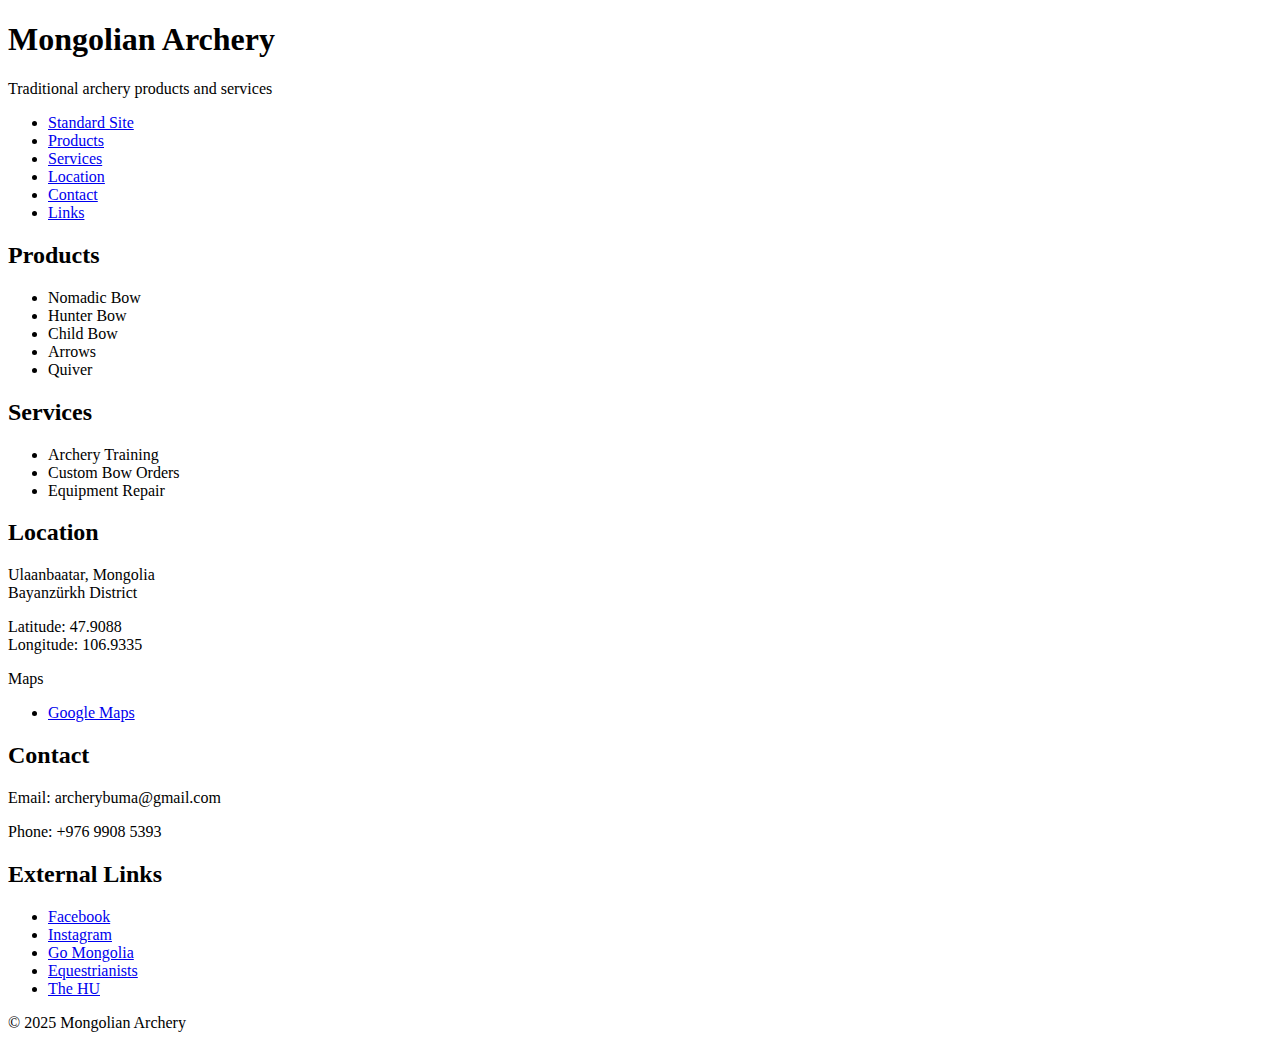
<file: Old Files/lite.html>
<!DOCTYPE html>
<html lang="en">
<head>
  <meta charset="UTF-8">
  <meta name="viewport" content="width=device-width, initial-scale=1">
  <title>Mongolian Archery</title>
</head>
<body>

  <header>
    <h1>Mongolian Archery</h1>
    <p>Traditional archery products and services</p>
  </header>

  <nav>
    <ul>
      <li><a href="/index.html">Standard Site</a></li>
      <li><a href="#products">Products</a></li>
      <li><a href="#services">Services</a></li>
      <li><a href="#location">Location</a></li>
      <li><a href="#contact">Contact</a></li>
      <li><a href="#links">Links</a></li>
    </ul>
  </nav>

  <main>

    <section id="products">
      <h2>Products</h2>
      <ul>
        <li>Nomadic Bow</li>
        <li>Hunter Bow</li>
        <li>Child Bow</li>
        <li>Arrows</li>
        <li>Quiver</li>
      </ul>
    </section>

    <section id="services">
      <h2>Services</h2>
      <ul>
        <li>Archery Training</li>
        <li>Custom Bow Orders</li>
        <li>Equipment Repair</li>
      </ul>
    </section>

    <section id="location">
      <h2>Location</h2>

      <p>
        Ulaanbaatar, Mongolia<br>
        Bayanzürkh District
      </p>

      <p>
        Latitude: 47.9088<br>
        Longitude: 106.9335
      </p>

      <p>Maps</p>
      <ul>
        <li>
          <a href="https://maps.app.goo.gl/dnWTDerR3A95AJ9G6">
            Google Maps
          </a>
        </li>
      </ul>
    </section>

    <section id="contact">
      <h2>Contact</h2>
      <p>Email: archerybuma@gmail.com</p>
      <p>Phone: +976 9908 5393</p>
    </section>

    <section id="links">
      <h2>External Links</h2>
      <ul>
        <li><a href="https://www.facebook.com/numsumshop/">Facebook</a></li>
        <li><a href="https://www.instagram.com/num_sum_hudaldaa/">Instagram</a></li>
        <li><a href="https://www.gomongolia.gov.mn/">Go Mongolia</a></li>
        <li><a href="https://equestrianists.com/">Equestrianists</a></li>
        <li><a href="https://www.thehuofficial.com/">The HU</a></li>
      </ul>
    </section>

  </main>

  <footer>
    <p>© 2025 Mongolian Archery</p>
  </footer>

</body>
</html>
</file>
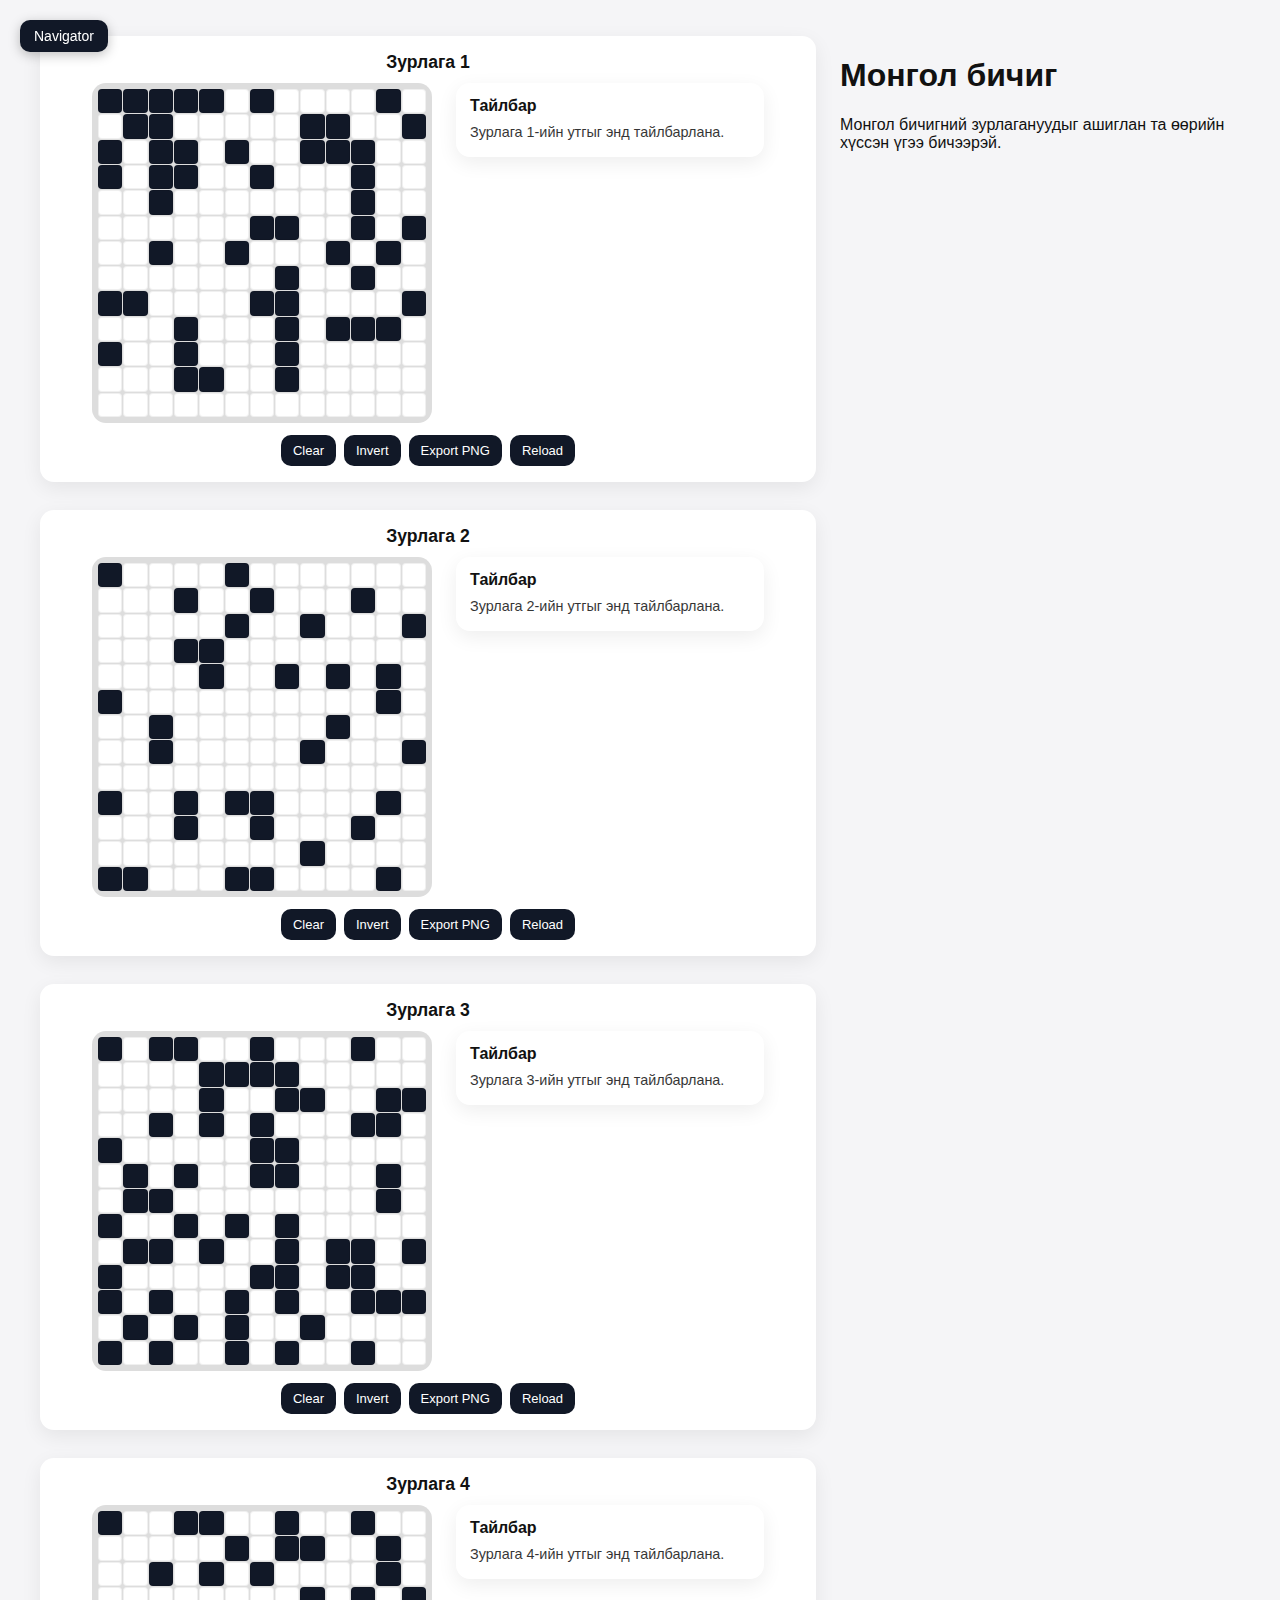
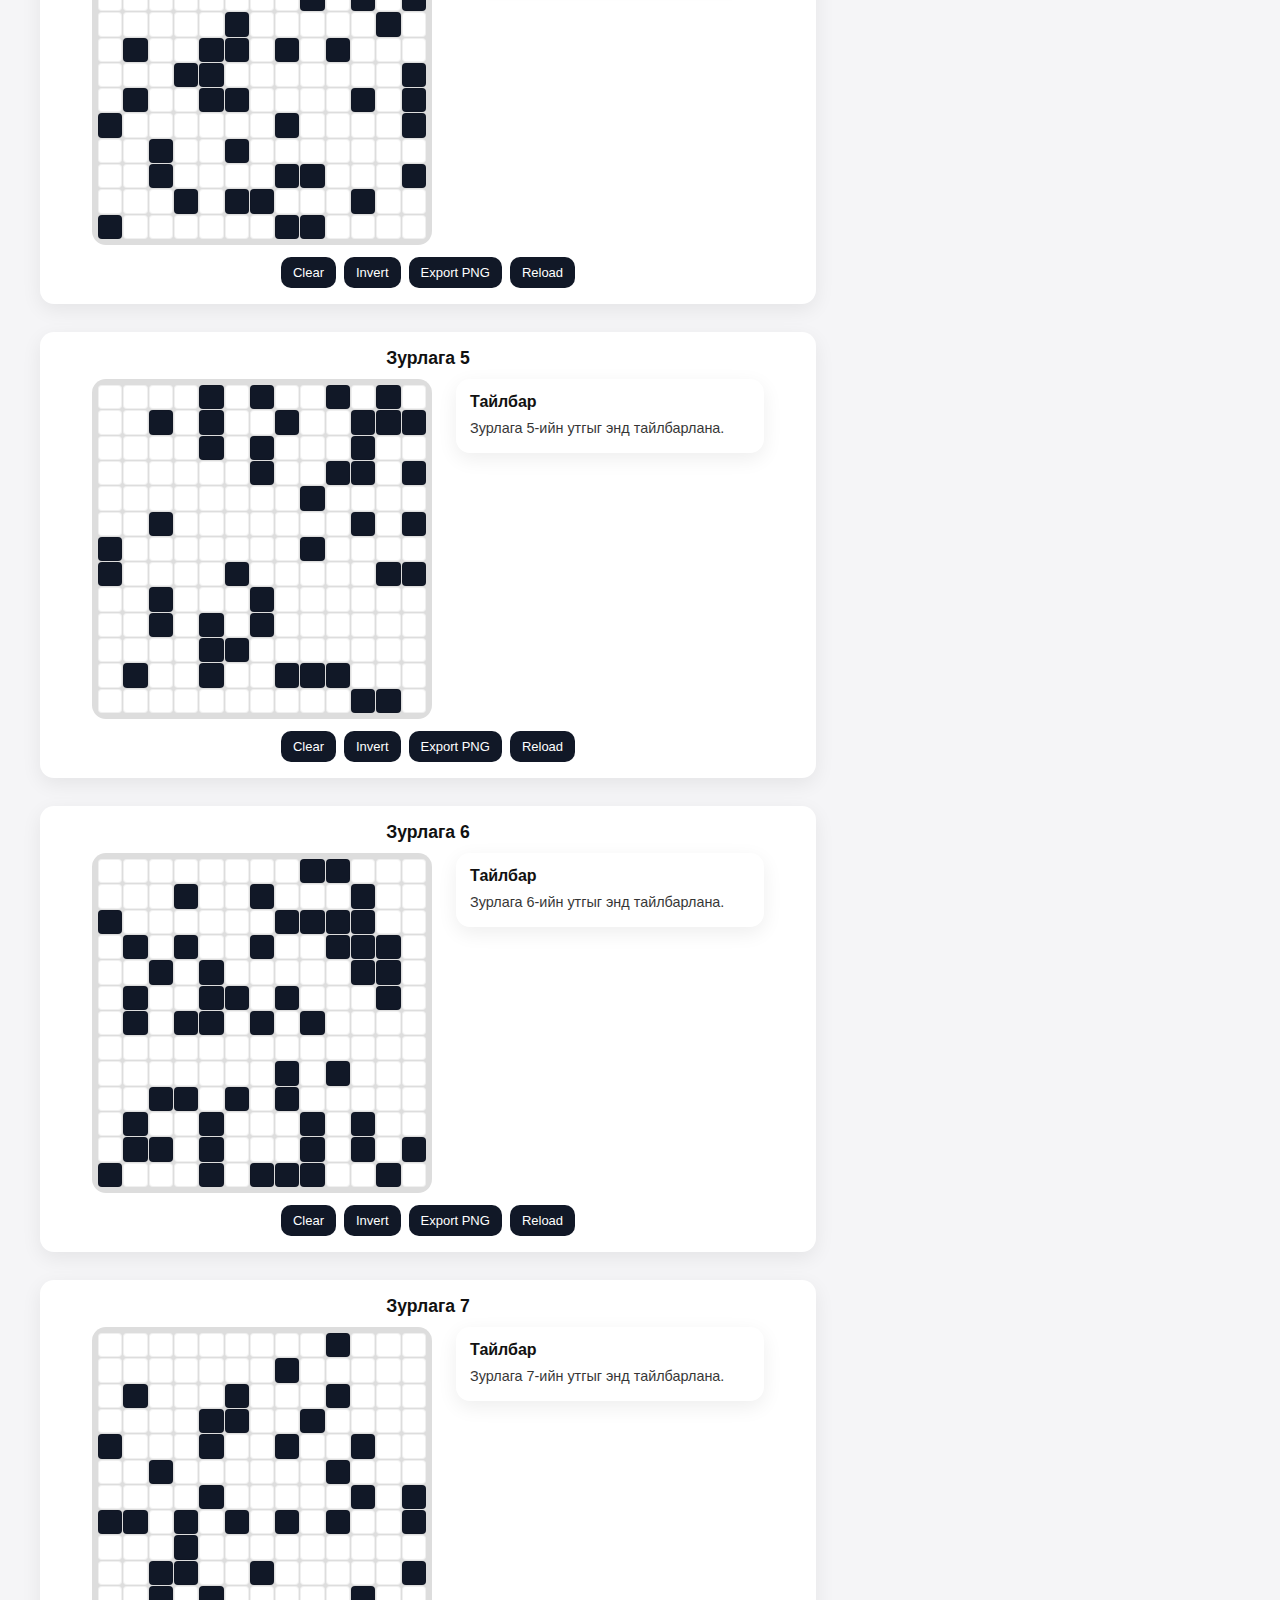
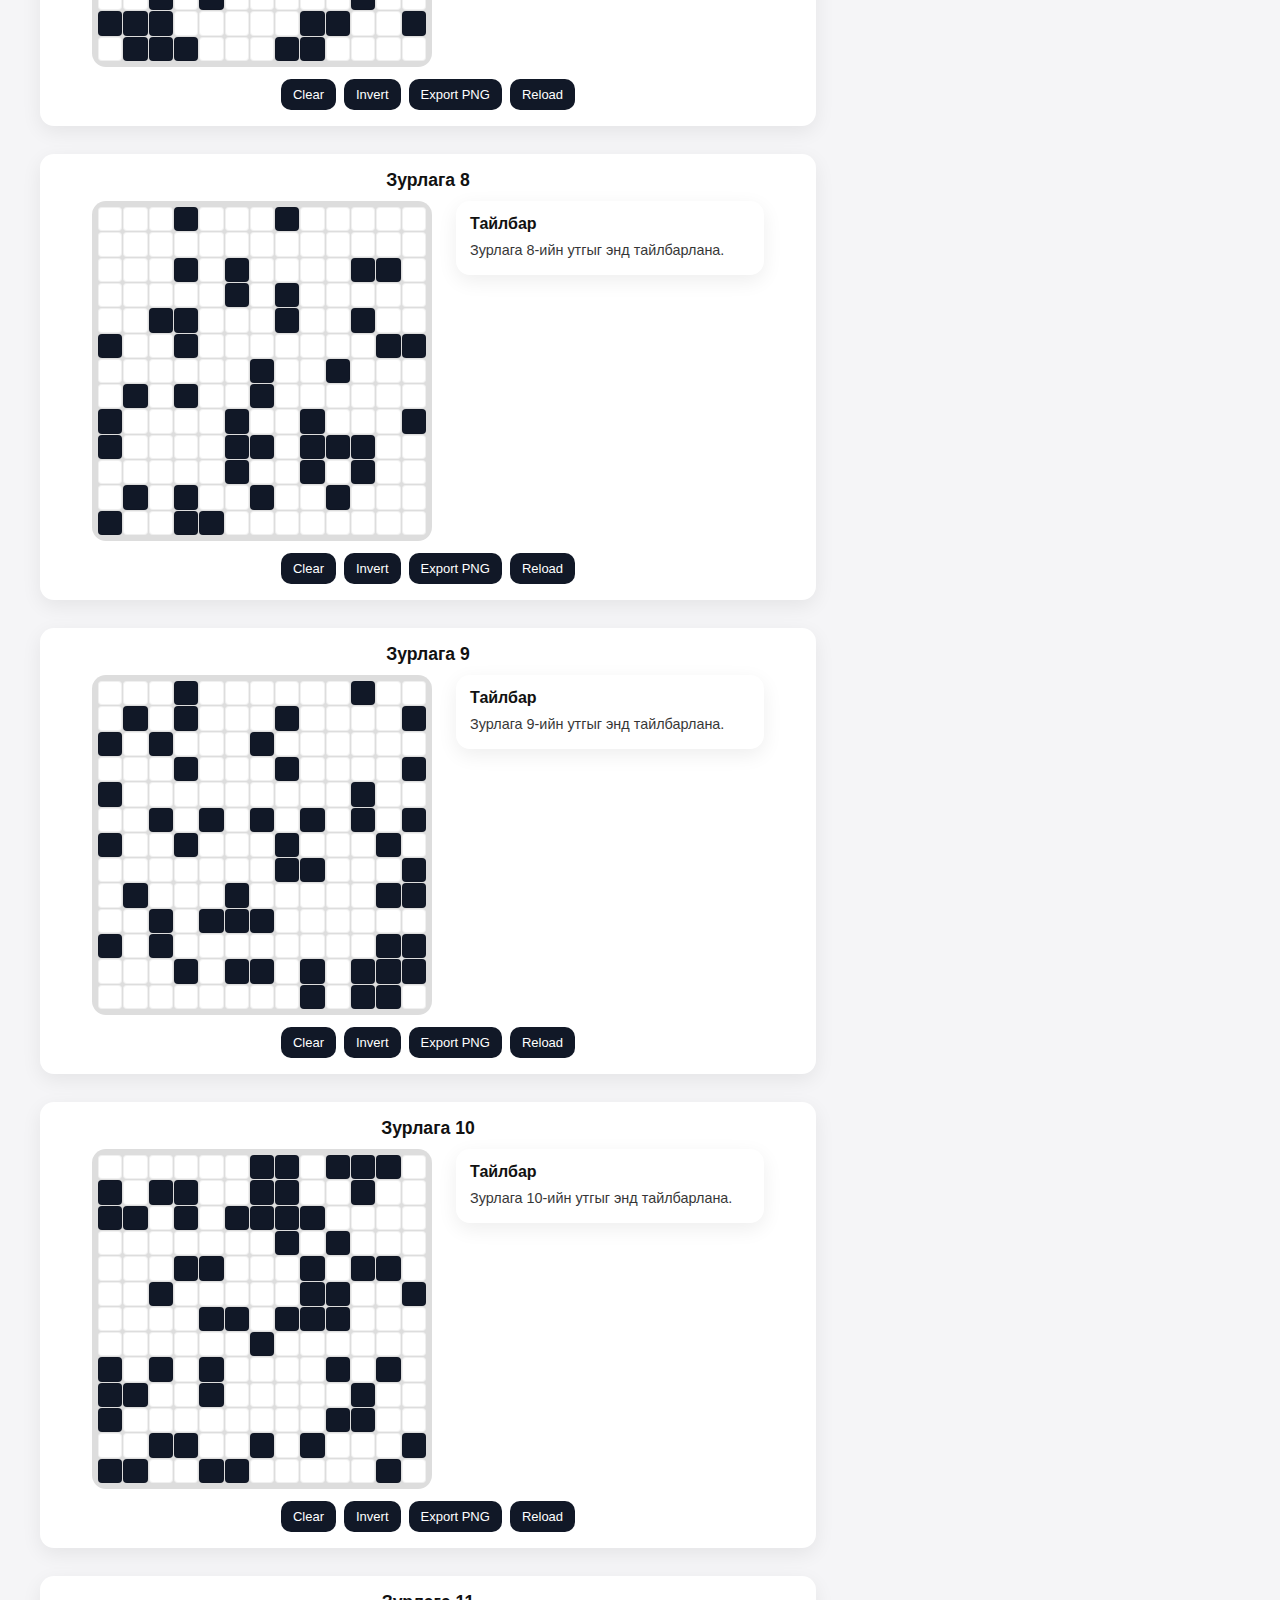
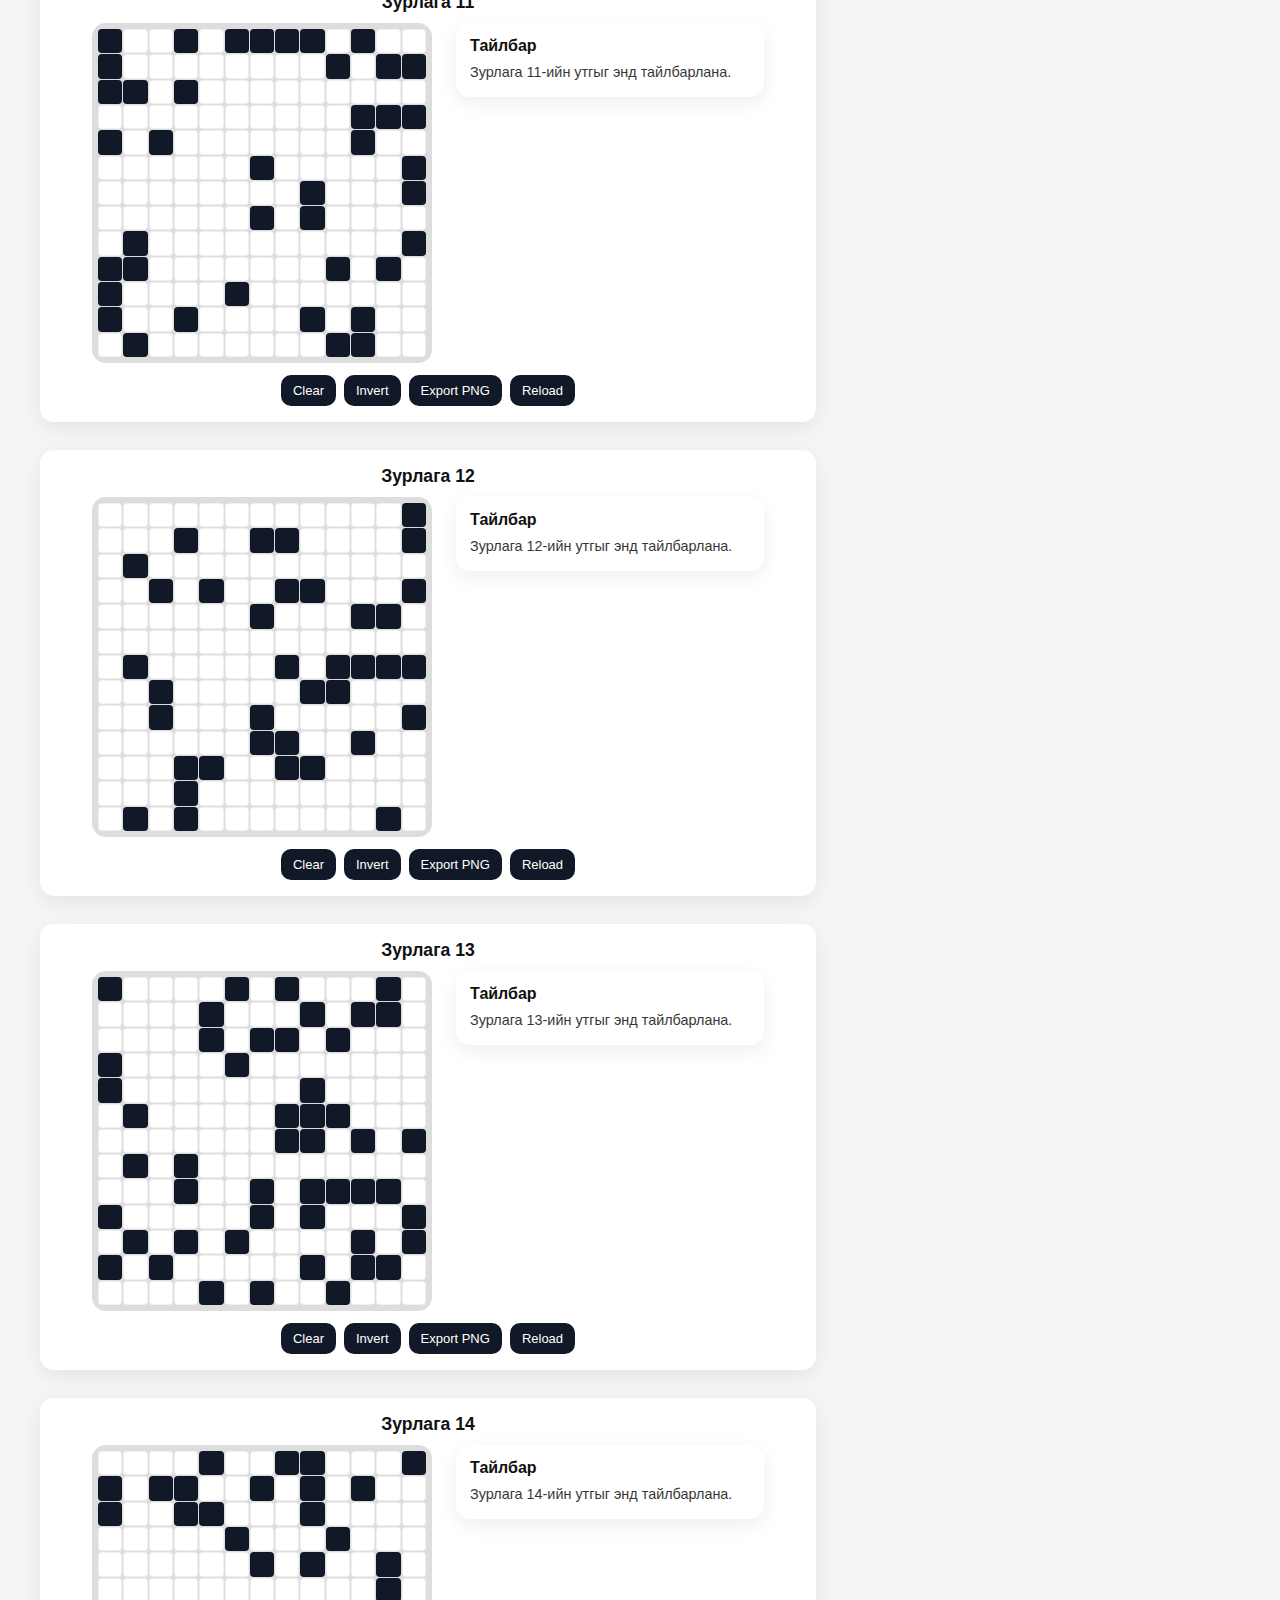
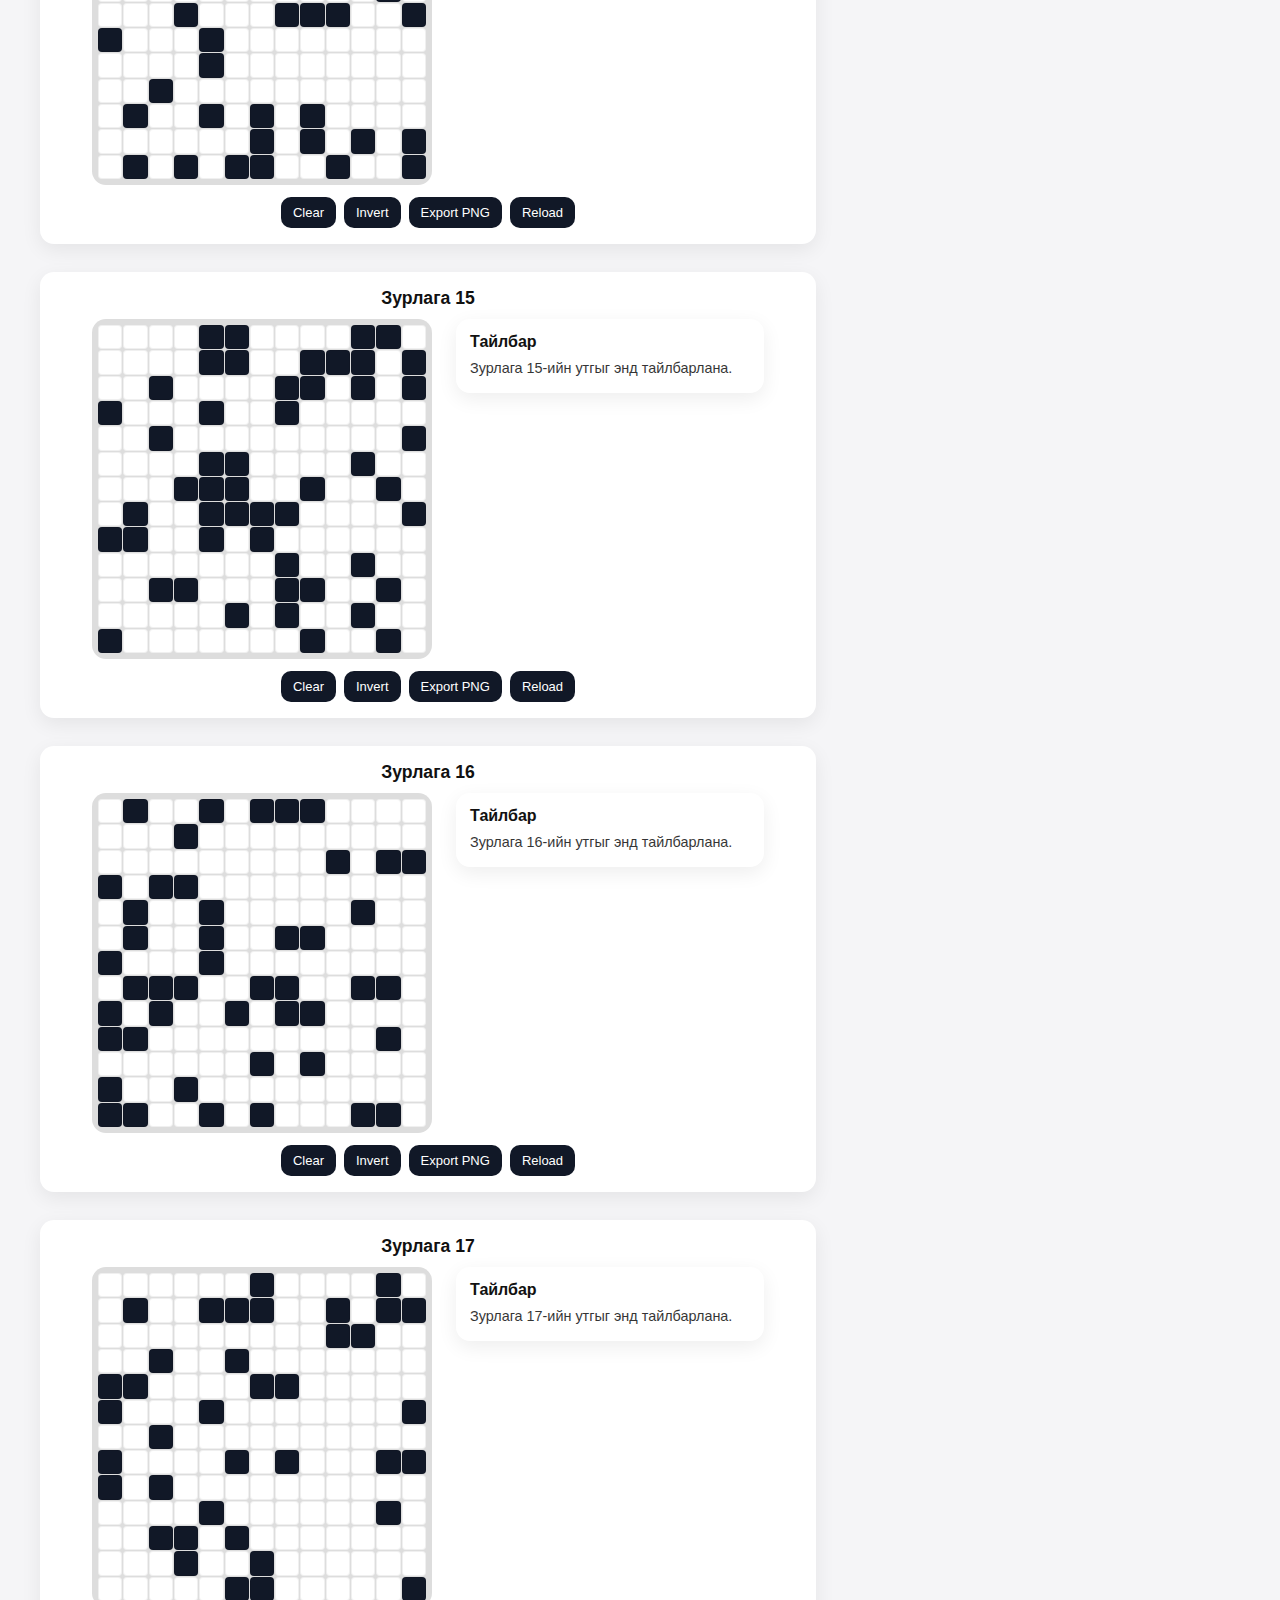
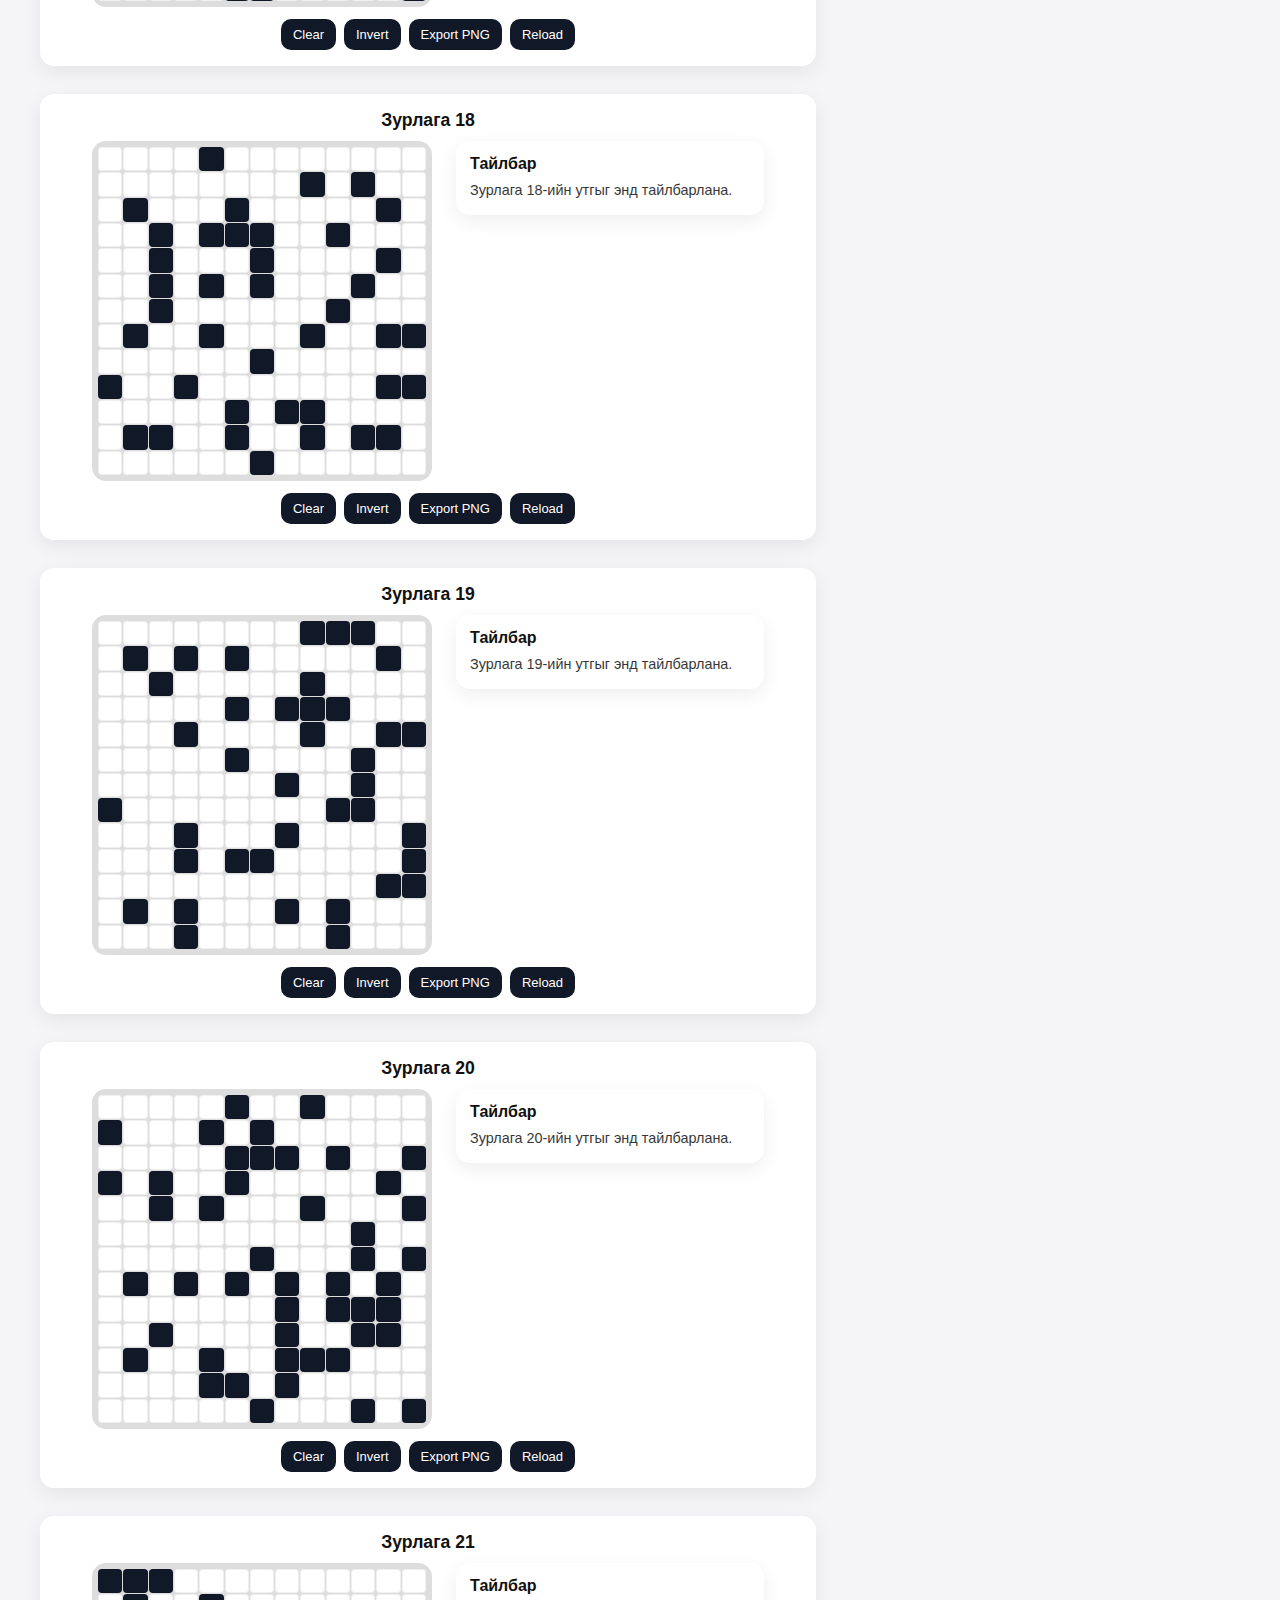
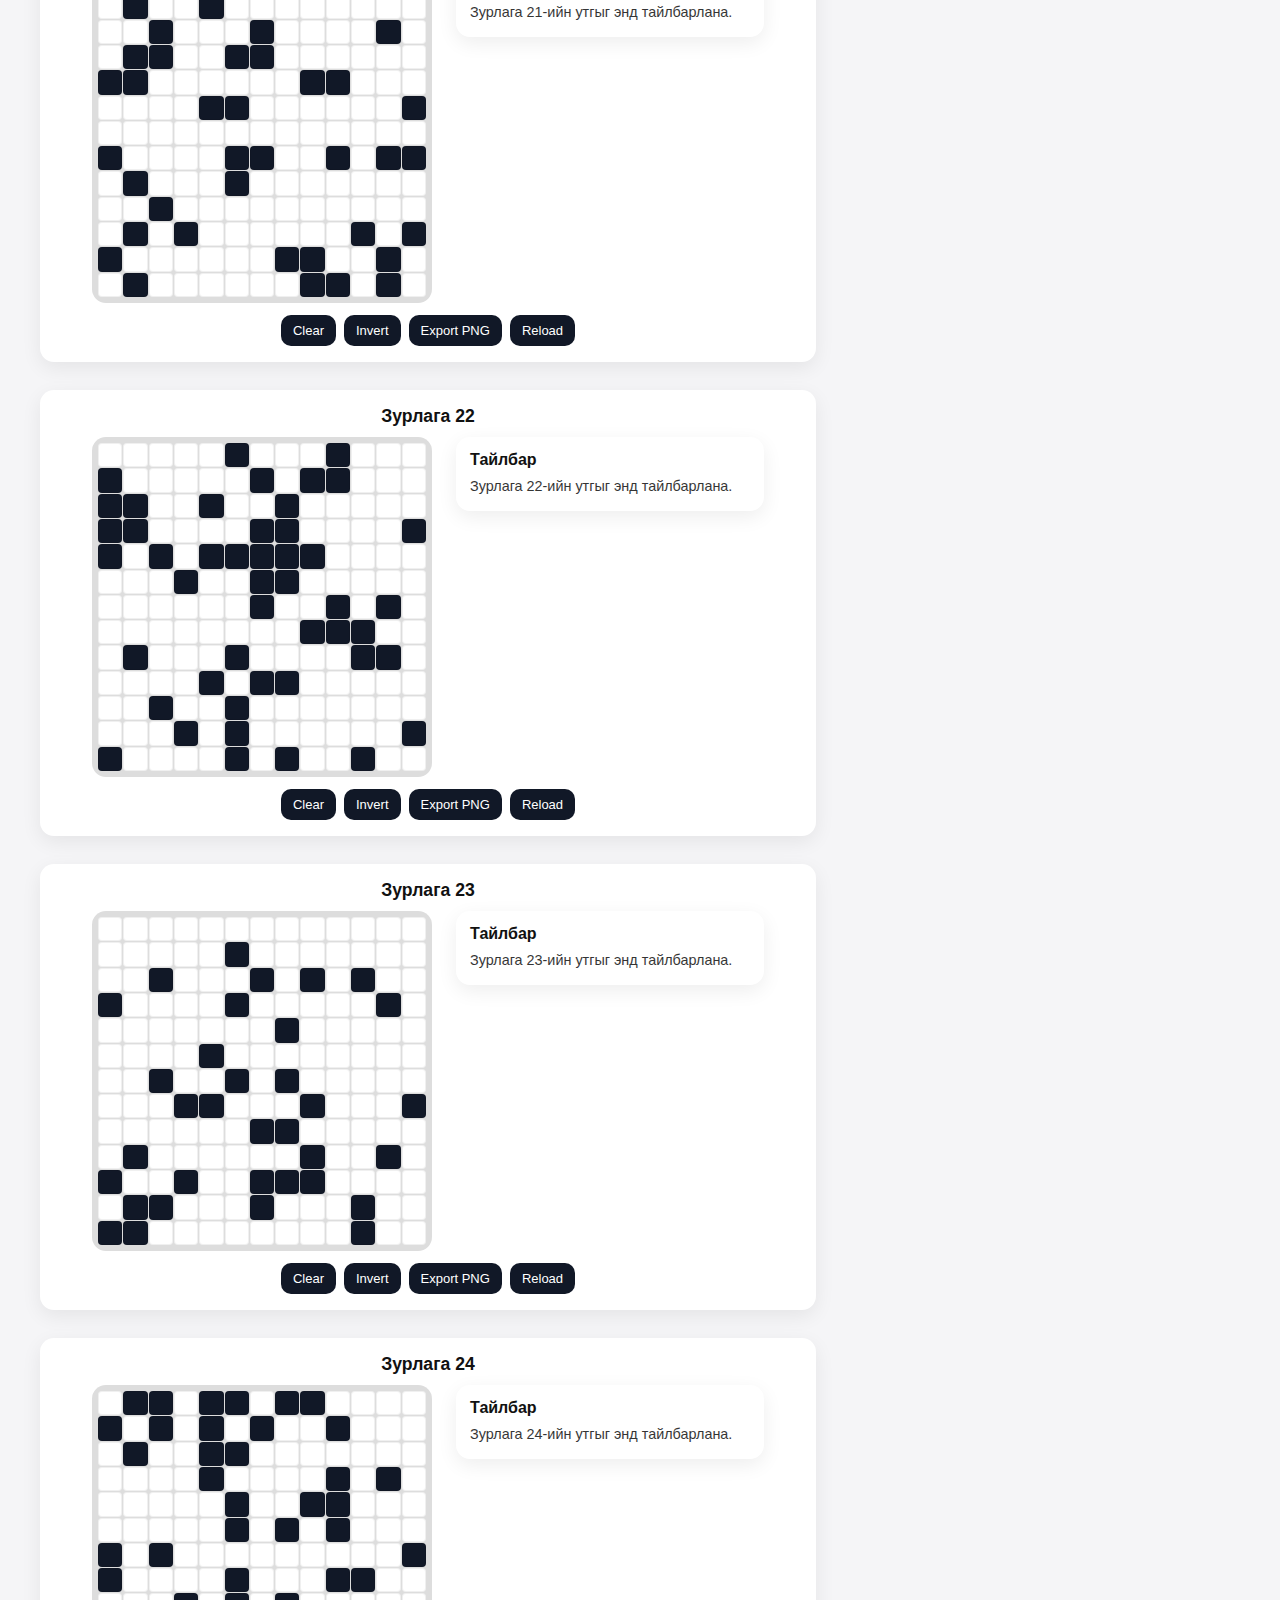
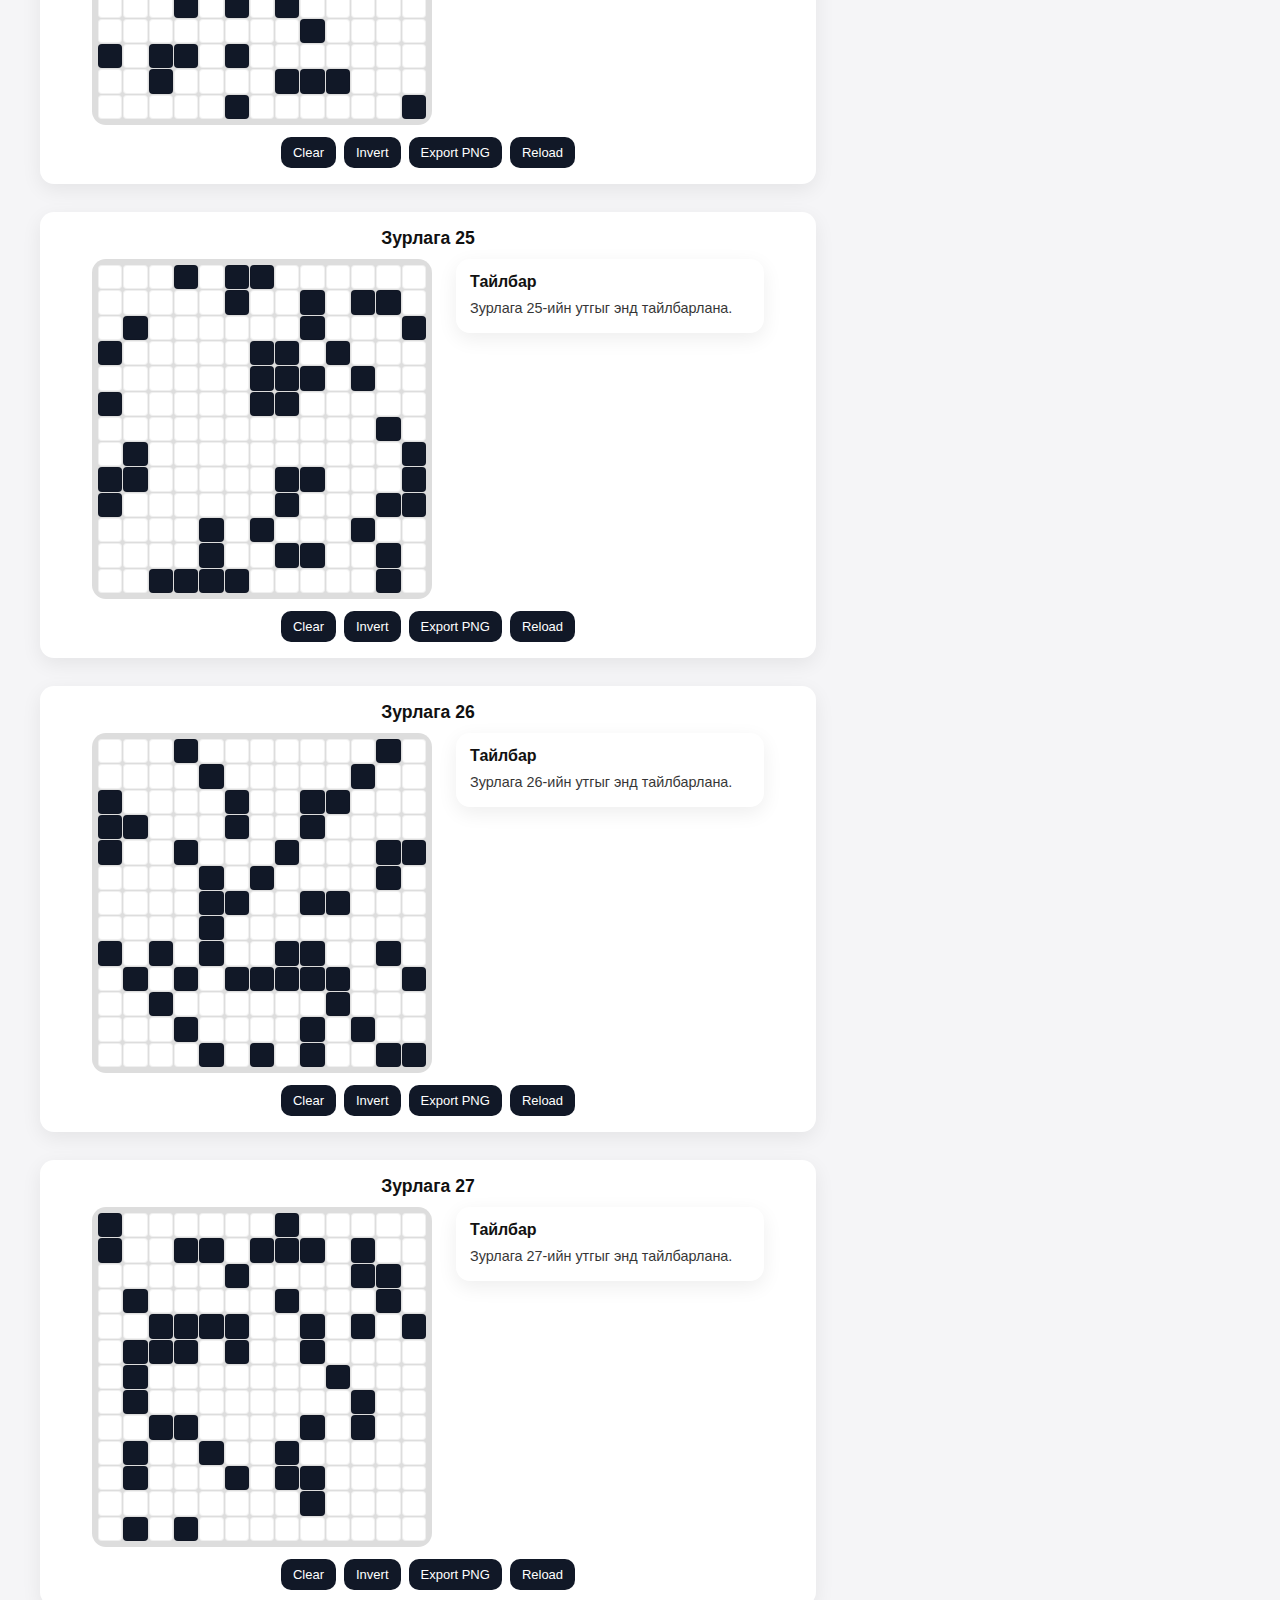
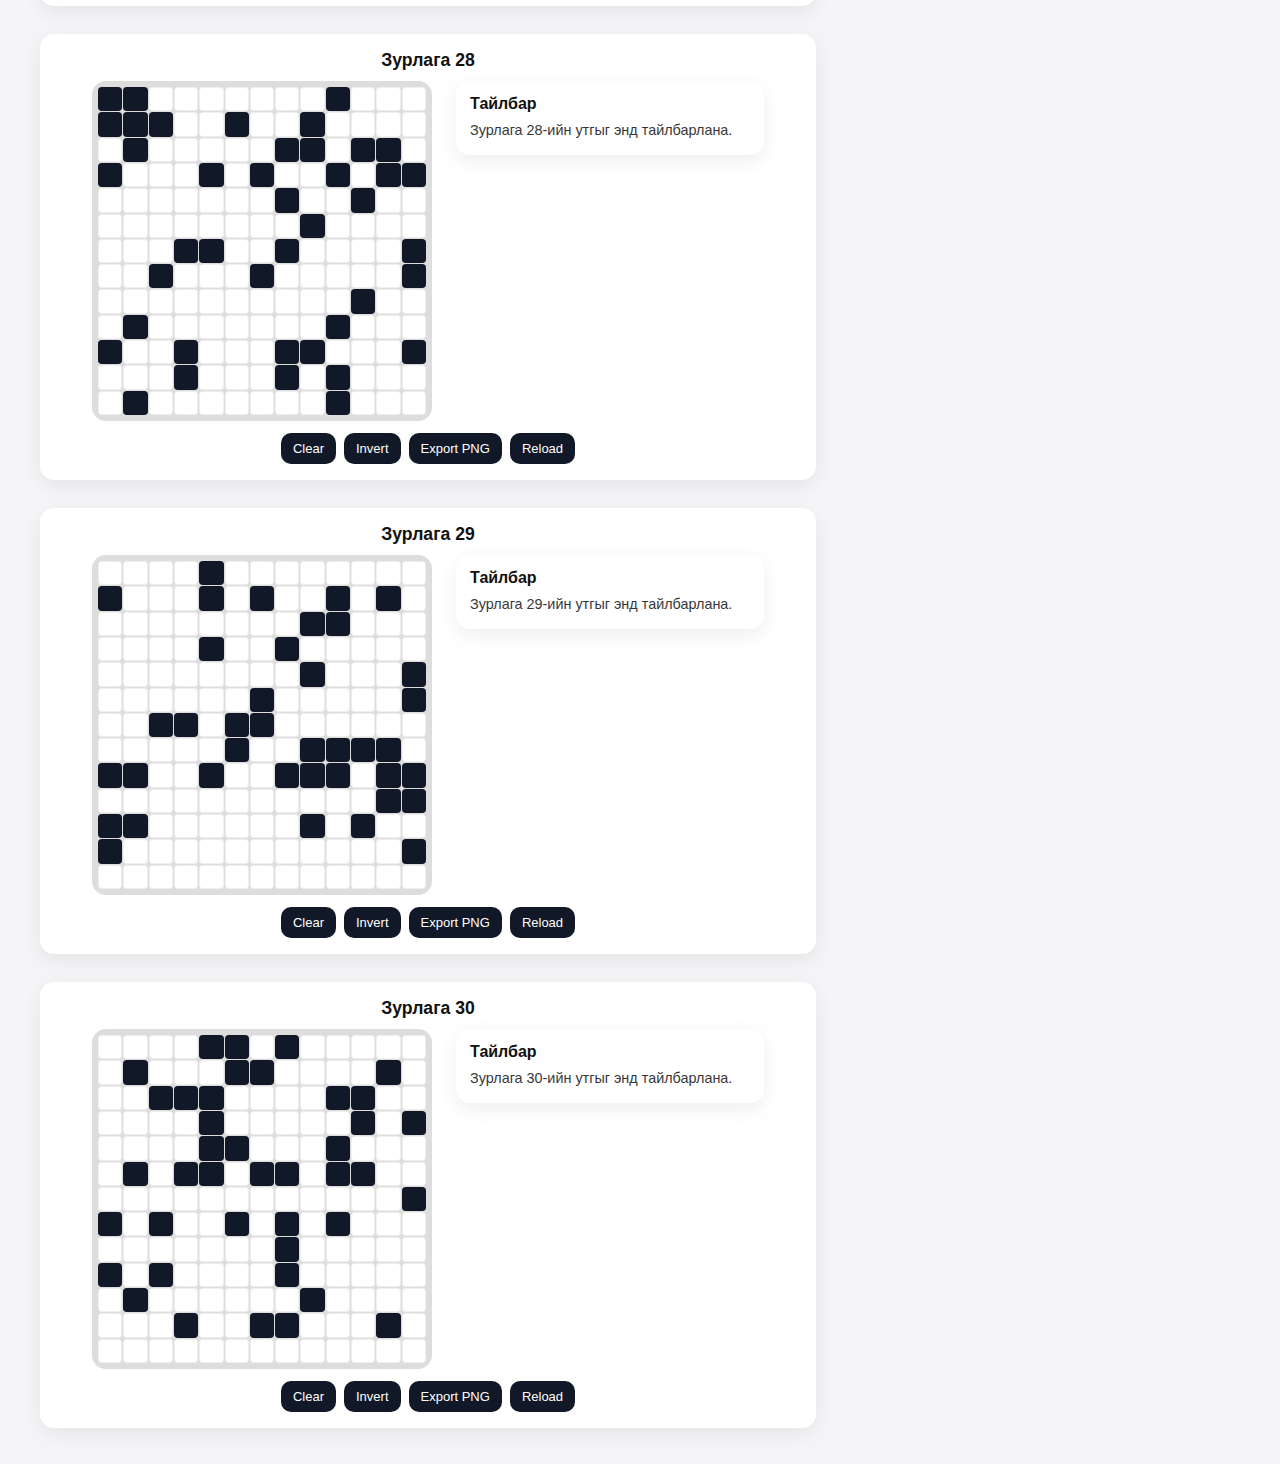
<file: pictures/script.html>
<!DOCTYPE html>
<html lang="mn">
<head>
<meta charset="utf-8" />
<meta name="viewport" content="width=device-width, initial-scale=1" />
<title>Монгол бичиг</title>
<style>
:root{
  --gap:14px;
  --bg:#f5f5f7;
  --card:#ffffff;
  --ink:#111;
  --accent:#111827;
  --radius:14px;
}

body{
  margin:0;
  font-family:Inter,Roboto,Arial,system-ui;
  background:var(--bg);
  color:var(--ink);
}

.hero{
  width:100%;
  max-width:1200px;
  margin:20px auto;
  padding:16px;
  display:flex;
  gap:24px;
  align-items:flex-start;
  flex-wrap:wrap;
}

.grids-wrap{
  flex:1;
  display:flex;
  flex-direction:column;
  gap:28px;
  min-width:300px;
}

.pixel-container{
  background:var(--card);
  border-radius:var(--radius);
  padding:16px;
  box-shadow:0 6px 20px rgba(0,0,0,0.07);
  display:flex;
  flex-direction:column;
  align-items:center;
  transition:transform .15s ease;
}

.pixel-container:hover{
  transform:translateY(-2px);
}

.pixel-grid{
  width:100%;
  max-width:340px;
  aspect-ratio:1/1;
  display:grid;
  grid-template-columns:repeat(13, minmax(0,1fr));
  grid-auto-rows:1fr;
  gap:1px;
  background:#ddd;
  padding:6px;
  border-radius:var(--radius);
  box-sizing:border-box;
}

.pixel{
  background:#fff;
  border-radius:4px;
  box-shadow:inset 0 0 0 1px rgba(0,0,0,0.06);
  user-select:none;
  touch-action:none;
  transition:background 0.1s ease;
}

.pixel.active{
  background:var(--accent);
}

.controls{
  display:flex;
  gap:8px;
  margin-top:12px;
  flex-wrap:wrap;
  justify-content:flex-start;
}

.btn{
  padding:8px 12px;
  background:var(--accent);
  border:none;
  border-radius:10px;
  color:#fff;
  cursor:pointer;
  font-size:13px;
}

.grid-header{
  margin:0 0 10px 0;
  font-size:1.1rem;
  font-weight:600;
}

/* --- LEFT DROPDOWN NAVIGATOR --- */
.navigator-container {
  position: fixed;
  top: 20px;
  left: 20px;
  z-index: 50;
}

#navigatorButton {
  padding: 8px 14px;
  background: var(--accent);
  color: #fff;
  border: none;
  border-radius: 10px;
  cursor: pointer;
  box-shadow: 0 3px 12px rgba(0,0,0,0.25);
  font-size: 14px;
}

.navigator-links {
  display: flex;
  flex-direction: column; /* vertical stack */
  gap: 4px;
  margin-top: 6px;
  max-height: 0;
  opacity: 0;
  overflow: hidden;
  transition: max-height 0.3s ease, opacity 0.3s ease;
}

.navigator-container:hover .navigator-links {
  max-height: 1000px; /* enough for all numbers */
  opacity: 1;
}

.navigator-links a {
  display: block;
  width: 36px;
  text-align: center;
  padding: 4px 0;
  background: #f1f1f1;
  color: #222;
  text-decoration: none;
  font-size: 12px;
  font-weight: 600;
  border-radius: 6px;
  transition: background 0.15s ease, transform 0.15s ease;
}

.navigator-links a:hover {
  background: var(--accent);
  color: #fff;
  transform: translateY(-2px);
}

@media (max-width:600px){
  .navigator-container:hover .navigator-links {
    max-height: 0;
    opacity: 0;
  }
  .pixel-grid{
    max-width:260px;
  }
  .hero{
    margin-top:80px;
  }
}

.hero-text {
  flex:1;
  min-width:200px;
  max-width:400px;
}
</style>
</head>
<body>
<section class="hero">
  <div class="grids-wrap" id="gridsWrap" aria-live="polite"></div>

  <aside class="hero-text">
    <h1 class="text-2xl font-bold mb-4">Монгол бичиг</h1>
    <p class="small">Монгол бичигний зурлагануудыг ашиглан та өөрийн хүссэн үгээ бичээрэй.</p>
  </aside>
</section>

<div class="navigator-container">
  <button id="navigatorButton">Navigator</button>
  <div id="gridNav" class="navigator-links"></div>
</div>

<script>
(function(){
const GRID_COUNT = 30;
const ROWS = 13;
const COLS = 13;

function makeRandomPattern(fillChance = 0.25){
  const pat = [];
  for(let r=0;r<ROWS;r++){
    let row = '';
    for(let c=0;c<COLS;c++) row += Math.random() < fillChance ? '#' : '.';
    pat.push(row);
  }
  return pat;
}

function savePattern(id, gridEl){
  const pixels = Array.from(gridEl.querySelectorAll('.pixel'));
  const rows = [];
  for(let r=0;r<ROWS;r++){
    let row = '';
    for(let c=0;c<COLS;c++){
      const idx = r*COLS + c;
      row += pixels[idx].classList.contains('active') ? '#' : '.';
    }
    rows.push(row);
  }
  localStorage.setItem(`grid_${id}_pattern`, JSON.stringify(rows));
}

function loadPattern(id){
  const raw = localStorage.getItem(`grid_${id}_pattern`);
  if(!raw) return null;
  try { return JSON.parse(raw); } catch { return null; }
}

const gridsWrap = document.getElementById('gridsWrap');

function createGridComponent(id, pattern){
  const container = document.createElement('div');
  container.id = `grid-${id}`;
  container.className = 'pixel-container';
  container.dataset.instanceId = id;
  container._initialPattern = pattern.slice();

  const header = document.createElement('h1');
  header.className = 'grid-header';
  header.textContent = `Зурлага ${id}`;

  const grid = document.createElement('div');
  grid.className = 'pixel-grid';

  for(let r=0;r<ROWS;r++){
    const rowStr = pattern[r] || '.'.repeat(COLS);
    for(let c=0;c<COLS;c++){
      const px = document.createElement('div');
      px.className = 'pixel';
      px.dataset.index = r*COLS + c;
      if(rowStr[c] === '#') px.classList.add('active');

      px.addEventListener('pointerdown', (e)=>{
        e.preventDefault();
        px.classList.toggle('active');
        savePattern(id, grid);
        updateBinaryValue();
        container._painting = true;
      });
      px.addEventListener('pointerenter', (e)=>{
        if(container._painting && (e.buttons & 1)){
          px.classList.add('active');
          savePattern(id, grid);
          updateBinaryValue();
        }
      });
      px.addEventListener('pointerup', ()=>{
        container._painting = false;
        savePattern(id, grid);
        updateBinaryValue();
      });

      grid.appendChild(px);
    }
  }

  document.addEventListener('pointerup', ()=>{ container._painting = false; });

  const controls = document.createElement('div');
  controls.className = 'controls';

  function btn(text){ const b=document.createElement('button'); b.className='btn'; b.textContent=text; return b; }

  const clearBtn = btn('Clear');
  const invertBtn = btn('Invert');
  const exportBtn = btn('Export PNG');
  const reloadBtn = btn('Reload');

  const valueBox = document.createElement('div');
  valueBox.className = 'small';
  valueBox.style.marginTop = '6px';
  valueBox.textContent = '';

  function updateBinaryValue(){
    const pixels = grid.querySelectorAll('.pixel');
    let bin = '';
    pixels.forEach(p=>{ bin += p.classList.contains('active') ? '1' : '0'; });
    valueBox.textContent = 'Binary: ' + bin;
  }

  updateBinaryValue();

  controls.append(clearBtn, invertBtn, exportBtn, reloadBtn);

  clearBtn.addEventListener('click', ()=>{
    grid.querySelectorAll('.pixel').forEach(p=>p.classList.remove('active'));
    savePattern(id, grid);
    updateBinaryValue();
  });

  invertBtn.addEventListener('click', ()=>{
    grid.querySelectorAll('.pixel').forEach(p=>p.classList.toggle('active'));
    savePattern(id, grid);
    updateBinaryValue();
  });

  exportBtn.addEventListener('click', ()=>{
    exportGridToPNG(grid, id);
  });

  reloadBtn.addEventListener('click', ()=>{
    const ip = container._initialPattern;
    const pixels = grid.querySelectorAll('.pixel');
    for(let r=0;r<ROWS;r++){
      for(let c=0;c<COLS;c++){
        const idx = r*COLS + c;
        if(ip[r][c] === '#') pixels[idx].classList.add('active');
        else pixels[idx].classList.remove('active');
      }
    }
    savePattern(id, grid);
    updateBinaryValue();
  });

  container.appendChild(header);

  const rowWrap = document.createElement('div');
  rowWrap.style.display = 'flex';
  rowWrap.style.alignItems = 'flex-start';
  rowWrap.style.gap = '24px';
  rowWrap.style.width = '100%';
  rowWrap.style.justifyContent = 'center';
  rowWrap.style.flexWrap = 'wrap';

  const explain = document.createElement('div');
  explain.style.flex = '1';
  explain.style.minWidth = '200px';
  explain.style.maxWidth = '280px';
  explain.style.background = 'var(--card)';
  explain.style.padding = '14px';
  explain.style.borderRadius = 'var(--radius)';
  explain.style.boxShadow = '0 6px 20px rgba(0,0,0,0.07)';
  explain.innerHTML = `
    <div style="font-weight:600; margin-bottom:6px; font-size:1rem;">Тайлбар</div>
    <div class="explain-text" style="font-size:0.9rem; opacity:0.85; line-height:1.4rem;">
      Зурлага ${id}-ийн утгыг энд тайлбарлана.
    </div>
  `;

  rowWrap.appendChild(grid);
  rowWrap.appendChild(explain);

  container.appendChild(rowWrap);
  container.appendChild(controls);
  return container;
}

function exportGridToPNG(gridElement, id){
  const pixels = Array.from(gridElement.querySelectorAll('.pixel'));
  const canvas = document.createElement('canvas');
  canvas.width = COLS;
  canvas.height = ROWS;
  const ctx = canvas.getContext('2d');
  pixels.forEach((p,i)=>{
    const x = i % COLS, y = Math.floor(i / COLS);
    ctx.fillStyle = p.classList.contains('active') ? '#111827' : '#ffffff';
    ctx.fillRect(x,y,1,1);
  });
  const scale = 20;
  const scaled = document.createElement('canvas');
  scaled.width = COLS * scale;
  scaled.height = ROWS * scale;
  const sctx = scaled.getContext('2d');
  sctx.imageSmoothingEnabled = false;
  sctx.drawImage(canvas,0,0,scaled.width,scaled.height);
  const a=document.createElement('a');
  a.download = `pixel-art-${id}.png`;
  a.href = scaled.toDataURL('image/png');
  a.click();
}

const nav = document.getElementById('gridNav');
const instances = [];

for(let i=0;i<GRID_COUNT;i++){
  let pat = loadPattern(i+1);
  if(!pat) pat = makeRandomPattern(0.25);
  const comp = createGridComponent(i+1, pat);
  gridsWrap.appendChild(comp);

  const link = document.createElement('a');
  link.href = `#grid-${i+1}`;
  link.textContent = i+1;
  nav.appendChild(link);

  instances.push({el: comp, pattern: pat});
}

window.__pixelGrids = {instances, ROWS, COLS};

})();
</script>
</body>
</html>
</file>
<file: Test_version/CSS/style.css>
/* Reset */
* {
    margin: 0;
    padding: 0;
    box-sizing: border-box;
}
/* Body Styling */
body {
    font-family: Arial, sans-serif;
    background-color: #f4f4f4;
    color: #333;
    line-height: 1.6;
    padding: 20px;
}
/* Header Styling */
header {
    background: #35424a;
    color: #ffffff;
    padding: 10px 0;
    text-align: center;
    margin-bottom: 20px;
}
header h1 {
    margin: 0;
}
/* Navigation Styling */
nav {
    margin-bottom: 20px;
}
nav ul {
    list-style: none;
    padding: 0;
}
nav ul li {
    display: inline;
    margin-right: 15px;
}
nav ul li a {
    color: #35424a;
    text-decoration: none;
    font-weight: bold;
}
nav ul li a:hover {
    text-decoration: underline;
}
/* Main Content Styling */
main {
    background: #ffffff;
    padding: 20px;
    border-radius: 5px;
    box-shadow: 0 0 10px rgba(0, 0, 0, 0.1);
}
main h2 {
    margin-bottom: 15px;
}
main p {
    margin-bottom: 10px;
}
/* Footer Styling */
footer {
    text-align: center;
    padding: 10px 0;
    background: #35424a;
    color: #ffffff;
    margin-top: 20px;
}
footer p {
    margin: 0;
}
/* Button Styling */
button {
    background: #35424a;
    color: #ffffff;
    border: none;
    padding: 10px 15px;
    cursor: pointer;
    border-radius: 3px;
}
button:hover {
    background: #1f2a30;
}
/* Responsive Design */
@media (max-width: 600px) {
    nav ul li {
        display: block;
        margin-bottom: 10px;
    }
}
@media (max-width: 600px) {
    main {
        padding: 10px;
    }
}
/* Form Styling */
form {
    margin-top: 20px;
}
form input[type="text"],
form input[type="email"],
form textarea {
    width: 100%;
    padding: 10px;
    margin-bottom: 10px;
    border: 1px solid #ccc;
    border-radius: 3px;
}
form input[type="submit"] {
    background: #35424a;
    color: #ffffff;
    border: none;
    padding: 10px 15px;
    cursor: pointer;
    border-radius: 3px;
}
form input[type="submit"]:hover {
    background: #1f2a30;
}
/* Link Styling */
a {
    color: #35424a;
}
a:hover {
    text-decoration: underline;
}
/* List Styling */
ul {
    margin-bottom: 20px;
}
ul li {
    margin-bottom: 5px;
}
/* Table Styling */
table {
    width: 100%;
    border-collapse: collapse;
    margin-bottom: 20px;
}
table, th, td {
    border: 1px solid #ccc;
}
th, td {
    padding: 10px;
    text-align: left;
}
th {
    background: #f4f4f4;
}
/* Image Styling */
img {
    max-width: 100%;
    height: auto;
    display: block;
    margin-bottom: 20px;
}
/* Section Styling */
section {
    margin-bottom: 20px;
}
section h3 {
    margin-bottom: 10px;
}
section p {
    margin-bottom: 10px;
}
/* Article Styling */
article {
    margin-bottom: 20px;
}
article h4 {
    margin-bottom: 10px;
}
article p {
    margin-bottom: 10px;
}
/* Aside Styling */
aside {
    background: #e2e2e2;
    padding: 10px;
    margin-bottom: 20px;
    border-radius: 5px;
}
aside h5 {
    margin-bottom: 10px;
}
aside p {
    margin-bottom: 10px;
}
/* Blockquote Styling */
blockquote {
    border-left: 5px solid #35424a;
    padding-left: 10px;
    margin-bottom: 20px;
    color: #666;
    font-style: italic;
}
blockquote p {
    margin-bottom: 0;
}
/* Highlighted Text */
.highlight {
    background: yellow;
    padding: 2px 4px;
    border-radius: 3px;
}
/* Code Styling */

code {
    background: #f4f4f4;
    padding: 2px 4px;
    border-radius: 3px;
    font-family: 'Courier New', Courier, monospace;
}
pre {
    background: #f4f4f4;
    padding: 10px;
    border-radius: 5px;
    overflow-x: auto;
    font-family: 'Courier New', Courier, monospace;
    margin-bottom: 20px;
}
pre code {
    padding: 0;
    background: none;
}
/* Horizontal Rule Styling */
hr {
    border: 0;
    height: 1px;
    background: #ccc;
    margin: 20px 0;
}
</file>
